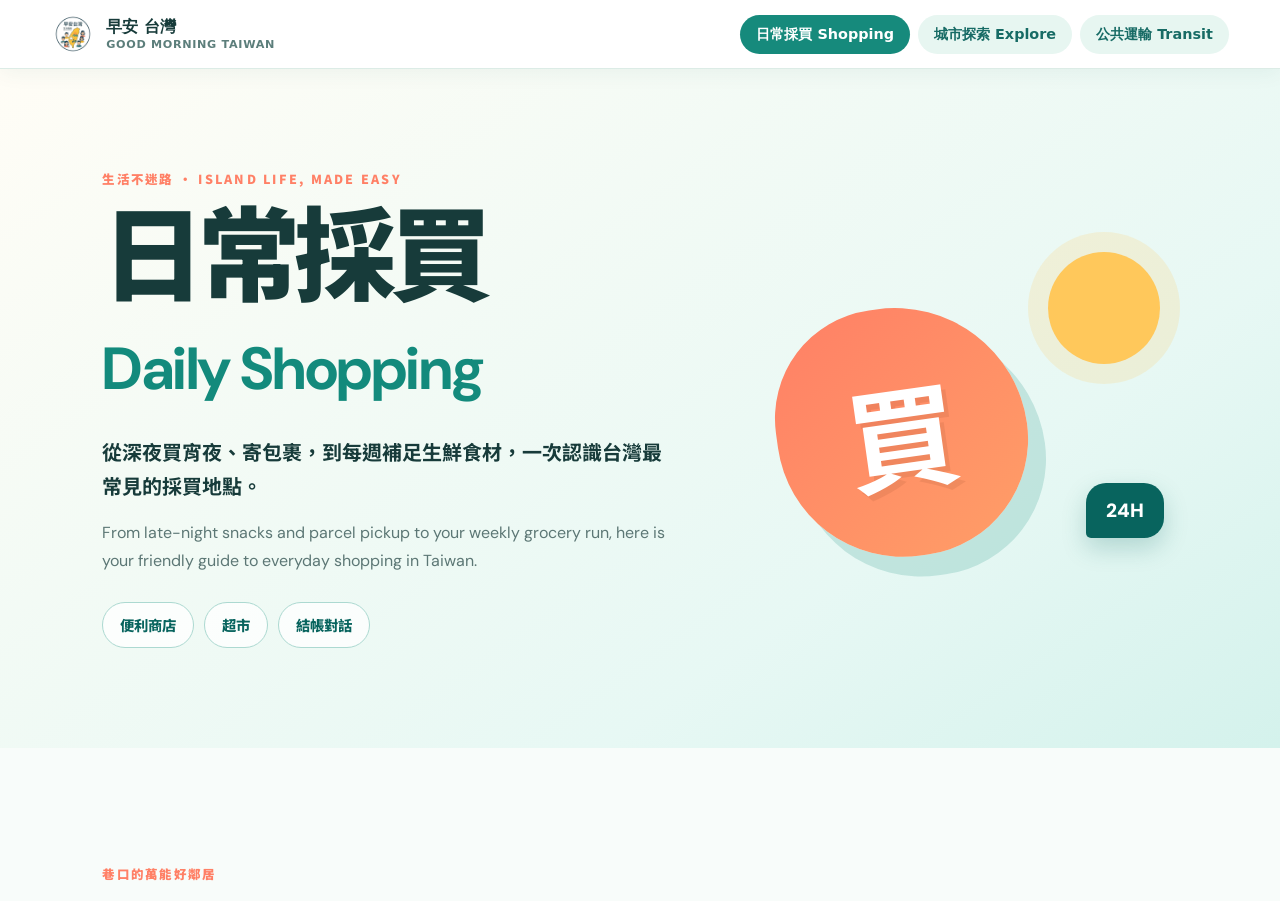
<file: index.html>
<!doctype html>
<html lang="zh-Hant">
  <head>
    <meta charset="UTF-8" />
    <meta name="viewport" content="width=device-width,initial-scale=1.0" />
    <link rel="icon" type="image/png" href="logo.png" />
    <title>早安 台灣｜Good Morning Taiwan</title>
    <style>
      * {
        box-sizing: border-box;
      }
      html,
      body {
        height: 100%;
        margin: 0;
      }
      body {
        font-family: "Noto Sans TC", system-ui, sans-serif;
        background: #f6fbf9;
        color: #173b3a;
      }
      .shell {
        min-height: 100%;
        display: grid;
        grid-template-rows: auto 1fr;
      }
      .topbar {
        min-height: 68px;
        padding: 12px clamp(18px, 4vw, 52px);
        display: flex;
        align-items: center;
        justify-content: space-between;
        gap: 20px;
        background: #fff;
        border-bottom: 1px solid #dcece6;
        box-shadow: 0 4px 20px rgba(20, 87, 80, 0.06);
        position: relative;
        z-index: 2;
      }
      .brand {
        display: flex;
        align-items: center;
        gap: 11px;
        font-weight: 900;
      }
      .brand-mark {
        width: 44px;
        height: 44px;
        display: block;
        flex: none;
        object-fit: contain;
      }
      .brand small {
        display: block;
        color: #5c7e7b;
        font-size: 0.7rem;
        letter-spacing: 0.06em;
      }
      nav {
        display: flex;
        gap: 8px;
        flex-wrap: wrap;
        justify-content: flex-end;
      }
      .nav-link {
        border: 0;
        border-radius: 999px;
        padding: 10px 16px;
        color: #176b65;
        background: #e7f6f1;
        font: inherit;
        font-size: 0.9rem;
        font-weight: 800;
        cursor: pointer;
      }
      .nav-link[aria-current="page"] {
        color: #fff;
        background: #168a7c;
      }
      .page-frame {
        width: 100%;
        height: 100%;
        min-height: calc(100vh - 68px);
        border: 0;
        display: block;
      }
      @media (max-width: 700px) {
        .topbar {
          align-items: flex-start;
        }
        .brand small {
          display: none;
        }
        .nav-link {
          padding: 8px 11px;
          font-size: 0.76rem;
        }
        .page-frame {
          min-height: calc(100vh - 68px);
        }
      }

      .menu-toggle,
      .menu-close,
      .menu-heading {
        display: none;
      }
      .menu-toggle {
        width: 46px;
        height: 46px;
        padding: 11px;
        border: 0;
        border-radius: 14px;
        background: #e7f6f1;
        cursor: pointer;
      }
      .menu-toggle span {
        width: 100%;
        height: 3px;
        display: block;
        border-radius: 999px;
        background: #176b65;
      }
      .menu-toggle span + span {
        margin-top: 5px;
      }
      @media (max-width: 700px) {
        .topbar {
          align-items: center;
        }
        .menu-toggle {
          display: block;
          flex: none;
        }
        #page-navigation {
          position: fixed;
          inset: 0;
          z-index: 1000;
          padding: 24px;
          display: flex;
          flex-direction: column;
          align-items: stretch;
          justify-content: center;
          gap: 14px;
          overflow-y: auto;
          background: rgba(231, 246, 241, 0.46);
          -webkit-backdrop-filter: blur(18px) saturate(120%);
          backdrop-filter: blur(18px) saturate(120%);
          visibility: hidden;
          opacity: 0;
          transform: translateY(-12px);
          pointer-events: none;
          transition:
            opacity 180ms ease,
            transform 180ms ease,
            visibility 180ms;
        }
        #page-navigation::before {
          content: "";
          position: absolute;
          inset: 0;
          z-index: -1;
          pointer-events: none;
          opacity: 0.11;
          background-image: url("data:image/svg+xml,%3Csvg viewBox='0 0 180 180' xmlns='http://www.w3.org/2000/svg'%3E%3Cfilter id='noise'%3E%3CfeTurbulence type='fractalNoise' baseFrequency='.85' numOctaves='3' stitchTiles='stitch'/%3E%3C/filter%3E%3Crect width='100%25' height='100%25' filter='url(%23noise)' opacity='.55'/%3E%3C/svg%3E");
          mix-blend-mode: soft-light;
        }
        body.menu-open {
          overflow: hidden;
        }
        body.menu-open #page-navigation {
          visibility: visible;
          opacity: 1;
          transform: translateY(0);
          pointer-events: auto;
        }
        .menu-heading {
          width: min(100%, 560px);
          margin: 0 auto 22px;
          display: flex;
          align-items: center;
          justify-content: space-between;
          gap: 20px;
        }
        .menu-heading span {
          display: block;
          font-size: clamp(2rem, 10vw, 3.5rem);
          font-weight: 900;
          line-height: 1.1;
        }
        .menu-heading small {
          color: #5c7e7b;
          font-weight: 800;
          letter-spacing: 0.12em;
        }
        .menu-close {
          width: 48px;
          height: 48px;
          display: grid;
          place-items: center;
          flex: none;
          border: 1px solid #b8ded5;
          border-radius: 50%;
          color: #176b65;
          background: #fff;
          font:
            400 2rem/1 system-ui,
            sans-serif;
          cursor: pointer;
        }
        #page-navigation .nav-link {
          width: min(100%, 560px);
          margin: 0 auto;
          padding: 18px 22px;
          border-radius: 18px;
          font-size: clamp(1.05rem, 5vw, 1.35rem);
          text-align: left;
        }
      }
      @media (prefers-reduced-motion: reduce) {
        #page-navigation {
          transition: none;
        }
      }
    </style>
  </head>
  <body>
    <div class="shell">
      <header class="topbar">
        <div class="brand">
          <img class="brand-mark" src="logo.png" alt="早安 台灣 Logo" /><span
            >早安 台灣<small>GOOD MORNING TAIWAN</small></span
          >
        </div>
        <button
          class="menu-toggle"
          type="button"
          aria-label="開啟頁面選單"
          aria-controls="page-navigation"
          aria-expanded="false"
        >
          <span></span><span></span><span></span>
        </button>
        <nav id="page-navigation" aria-label="主要導覽" aria-hidden="true">
          <div class="menu-heading">
            <div><span>選擇頁面</span><small>CHOOSE A PAGE</small></div>
            <button class="menu-close" type="button" aria-label="關閉頁面選單">
              ×
            </button>
          </div>
          <button
            class="nav-link"
            data-page="Daily_Shopping/index.html"
            data-title="日常採買 Daily Shopping"
            aria-current="page"
          >
            日常採買 Shopping</button
          ><button
            class="nav-link"
            data-page="City_Exploration/index.html"
            data-title="城市探索 City Exploration"
          >
            城市探索 Explore</button
          ><button
            class="nav-link"
            data-page="Public_Transport/index.html"
            data-title="公共運輸 Public Transport"
          >
            公共運輸 Transit
          </button>
        </nav>
      </header>
      <main>
        <iframe
          id="page-frame"
          class="page-frame"
          src="Daily_Shopping/index.html"
          title="日常採買 Daily Shopping"
        ></iframe>
      </main>
    </div>
    <script src="main.js"></script>
  </body>
</html>
</file>
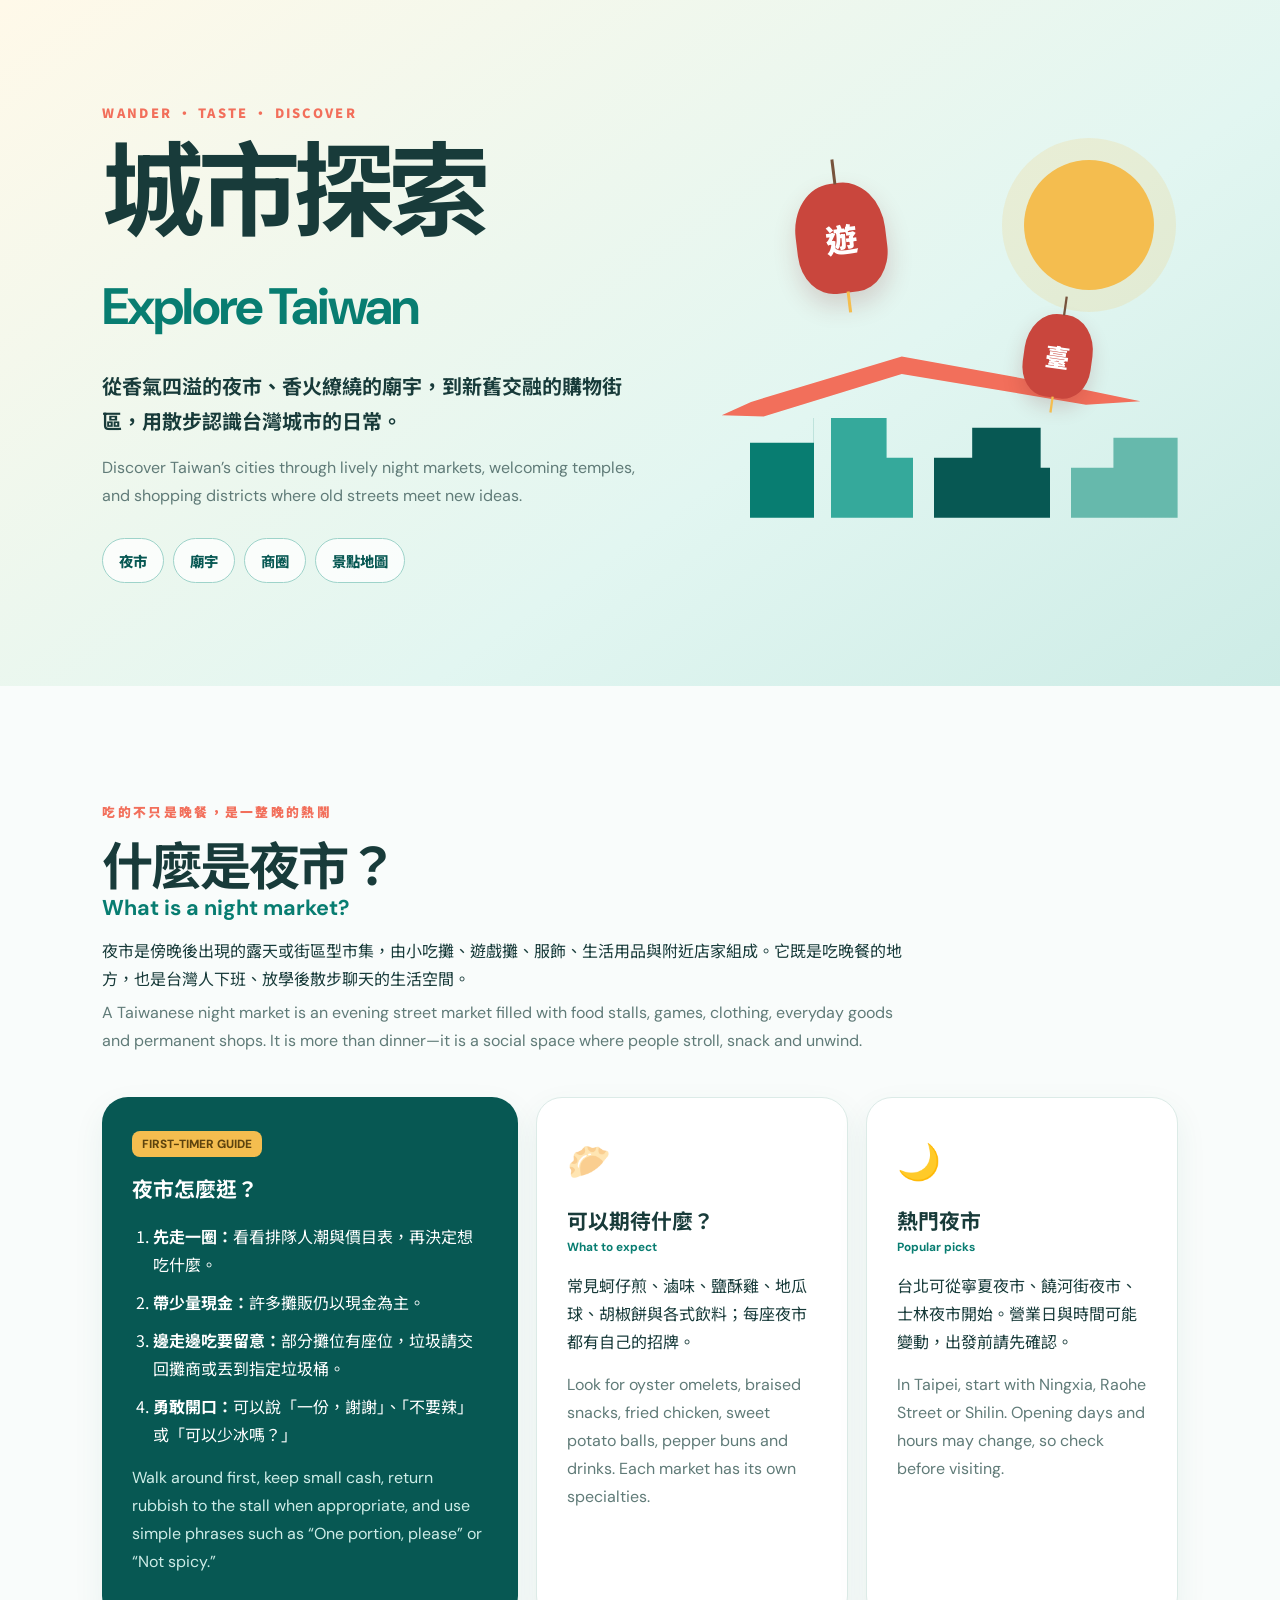
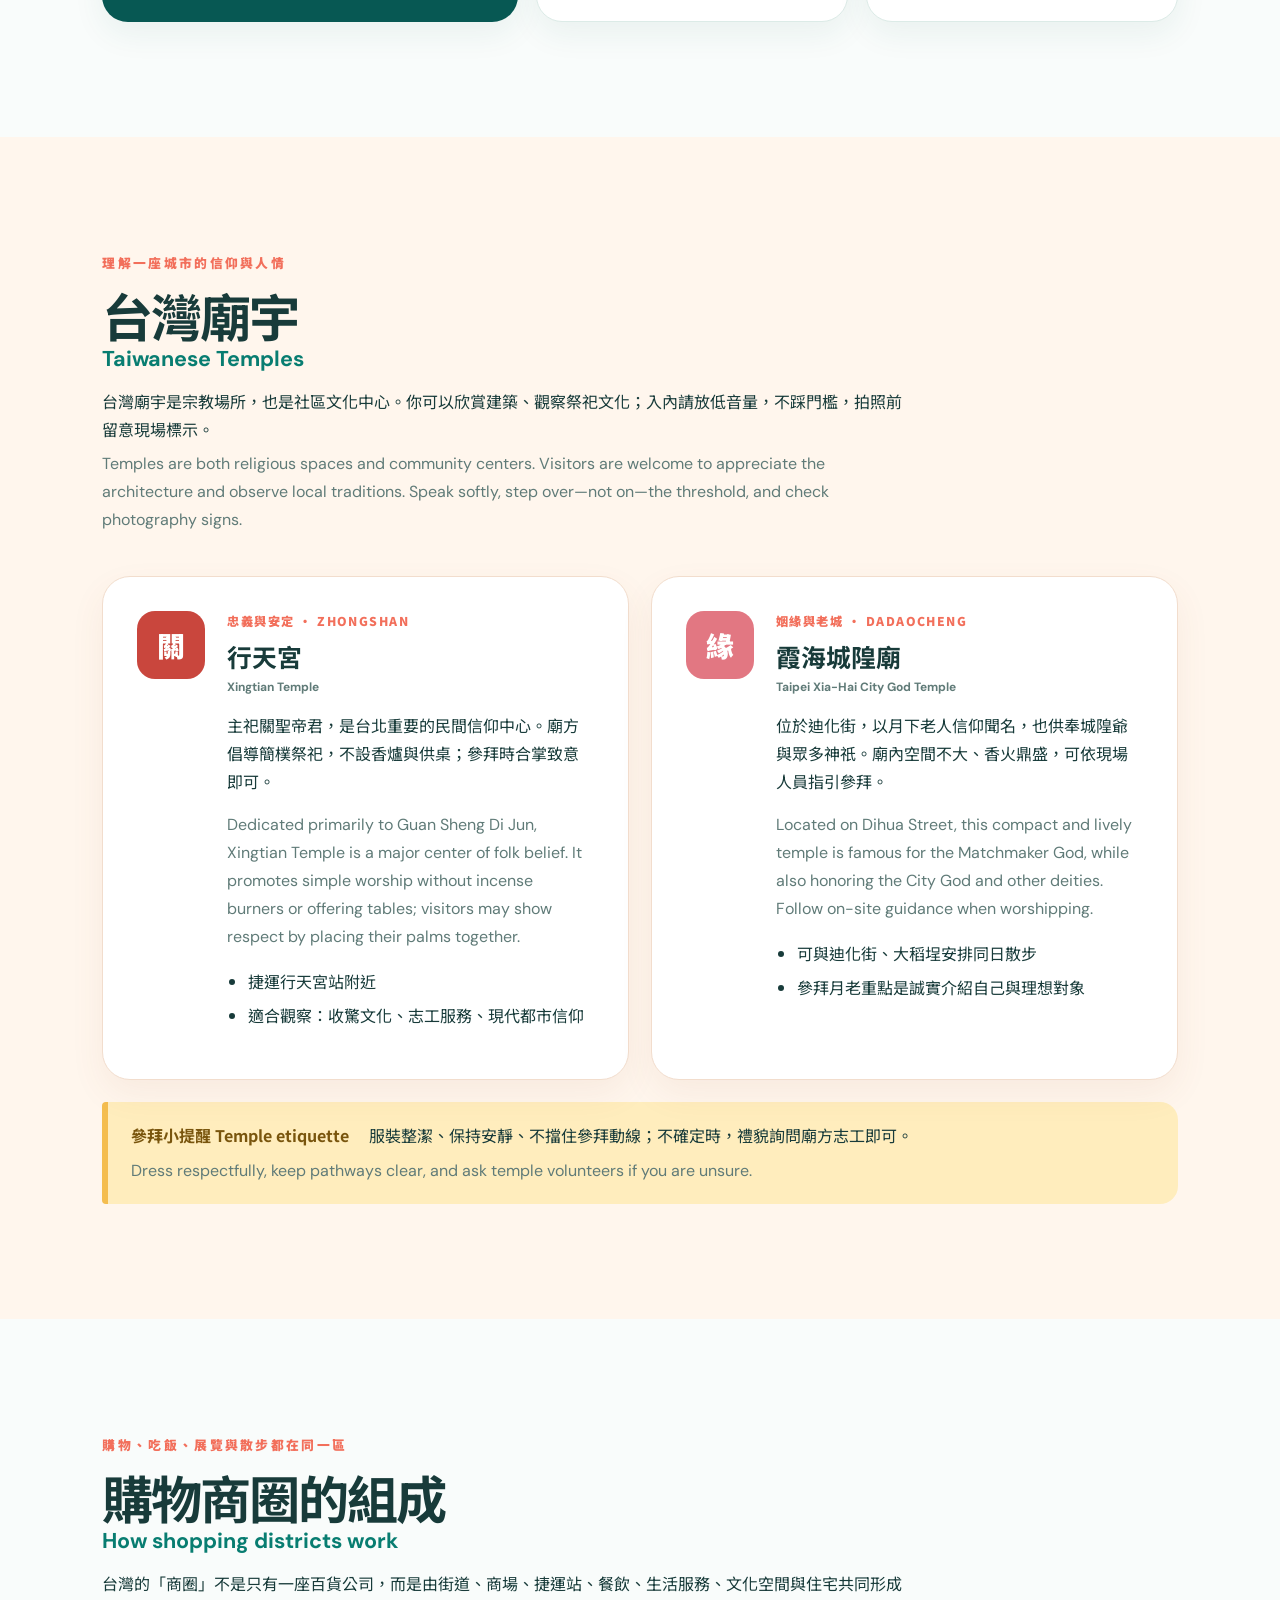
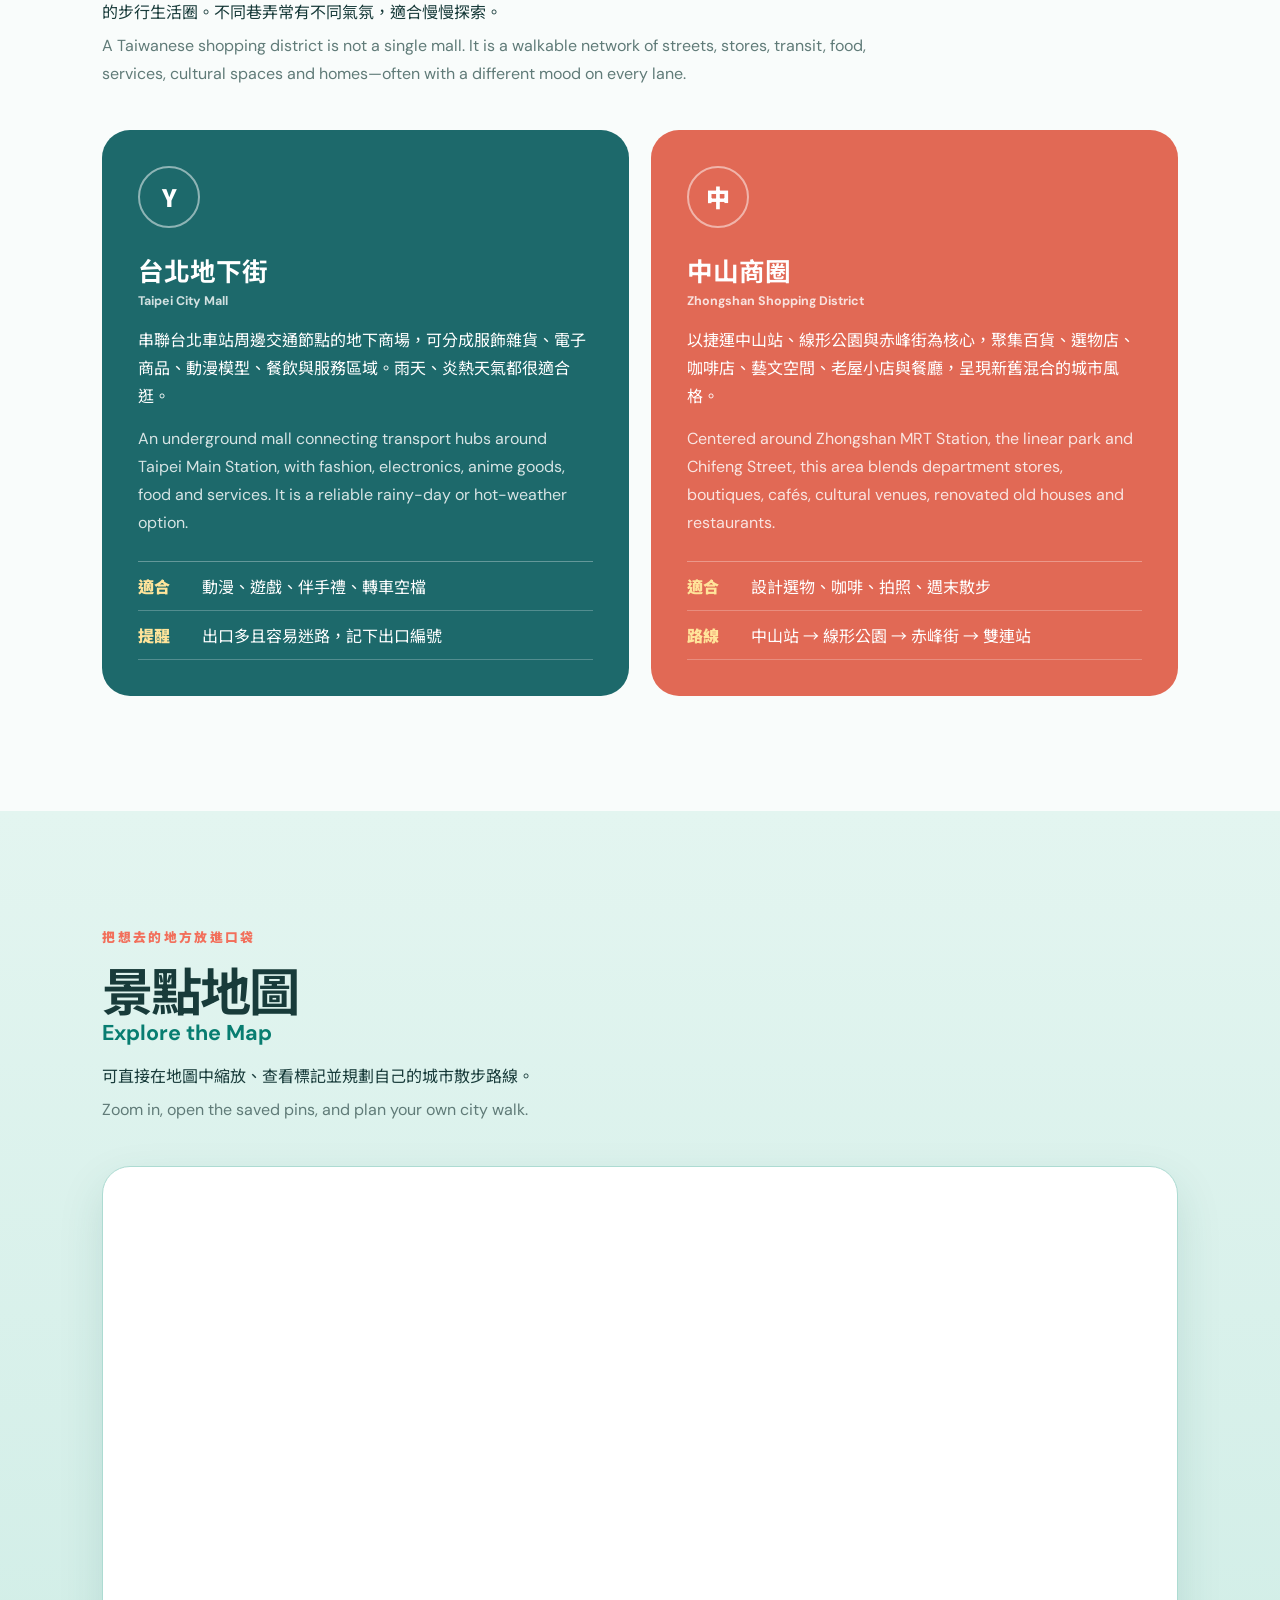
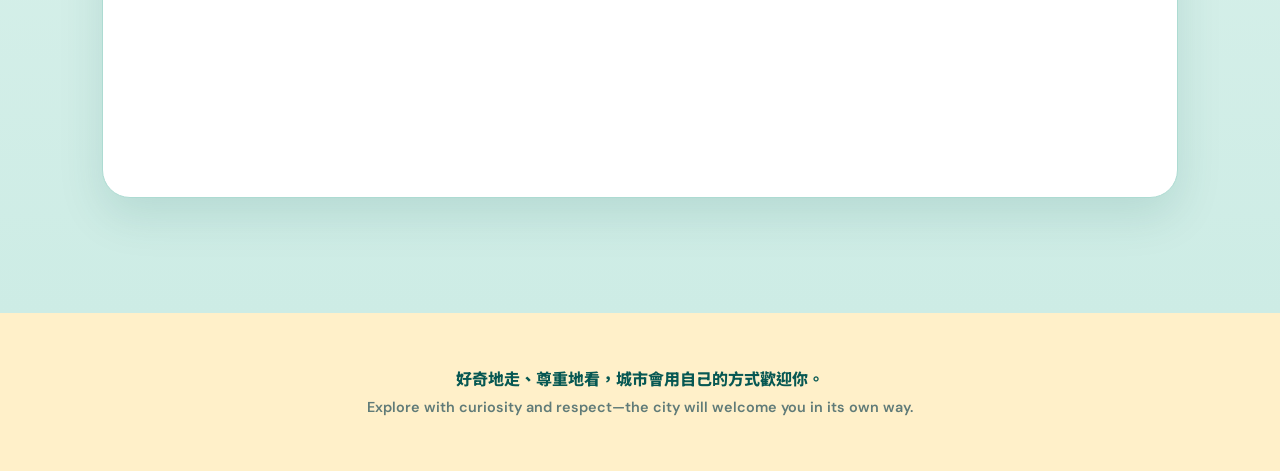
<file: City_Exploration/index.html>
﻿<!doctype html>
<html lang="zh-Hant">
  <head>
    <meta charset="UTF-8" />
    <meta name="viewport" content="width=device-width,initial-scale=1.0" />
    <link rel="icon" type="image/png" href="../logo.png" />
    <meta
      name="description"
      content="給來台留學生的台灣景點、夜市、廟宇與購物商圈雙語指南"
    />
    <title>城市探索｜Explore Taiwan</title>
    <link rel="stylesheet" href="styles.css" />
  </head>
  <body>
    <main>
      <section class="hero">
        <div class="hero-copy">
          <p class="eyebrow">WANDER · TASTE · DISCOVER</p>
          <h1>城市探索<br /><span>Explore Taiwan</span></h1>
          <p class="lead">
            從香氣四溢的夜市、香火繚繞的廟宇，到新舊交融的購物街區，用散步認識台灣城市的日常。
          </p>
          <p class="en">
            Discover Taiwan’s cities through lively night markets, welcoming
            temples, and shopping districts where old streets meet new ideas.
          </p>
          <nav class="jump" aria-label="頁面快速導覽">
            <a href="#night-markets">夜市</a><a href="#temples">廟宇</a
            ><a href="#districts">商圈</a><a href="#map">景點地圖</a>
          </nav>
        </div>
        <div class="hero-scene" aria-hidden="true">
          <div class="moon"></div>
          <div class="lantern l1">遊</div>
          <div class="lantern l2">臺</div>
          <div class="roof"></div>
          <div class="city"></div>
        </div>
      </section>
      <section id="night-markets">
        <header>
          <p class="kicker">吃的不只是晚餐，是一整晚的熱鬧</p>
          <h2>什麼是夜市？<small>What is a night market?</small></h2>
          <p>
            夜市是傍晚後出現的露天或街區型市集，由小吃攤、遊戲攤、服飾、生活用品與附近店家組成。它既是吃晚餐的地方，也是台灣人下班、放學後散步聊天的生活空間。
          </p>
          <p class="en">
            A Taiwanese night market is an evening street market filled with
            food stalls, games, clothing, everyday goods and permanent shops. It
            is more than dinner—it is a social space where people stroll, snack
            and unwind.
          </p>
        </header>
        <div class="market-layout">
          <div class="market-card feature">
            <span class="tag">FIRST-TIMER GUIDE</span>
            <h3>夜市怎麼逛？</h3>
            <ol>
              <li><b>先走一圈：</b>看看排隊人潮與價目表，再決定想吃什麼。</li>
              <li><b>帶少量現金：</b>許多攤販仍以現金為主。</li>
              <li>
                <b>邊走邊吃要留意：</b
                >部分攤位有座位，垃圾請交回攤商或丟到指定垃圾桶。
              </li>
              <li>
                <b>勇敢開口：</b
                >可以說「一份，謝謝」、「不要辣」或「可以少冰嗎？」
              </li>
            </ol>
            <p class="en">
              Walk around first, keep small cash, return rubbish to the stall
              when appropriate, and use simple phrases such as “One portion,
              please” or “Not spicy.”
            </p>
          </div>
          <div class="market-card">
            <span class="icon">🥟</span>
            <h3>可以期待什麼？<small>What to expect</small></h3>
            <p>
              常見蚵仔煎、滷味、鹽酥雞、地瓜球、胡椒餅與各式飲料；每座夜市都有自己的招牌。
            </p>
            <p class="en">
              Look for oyster omelets, braised snacks, fried chicken, sweet
              potato balls, pepper buns and drinks. Each market has its own
              specialties.
            </p>
          </div>
          <div class="market-card">
            <span class="icon">🌙</span>
            <h3>熱門夜市<small>Popular picks</small></h3>
            <p>
              台北可從寧夏夜市、饒河街夜市、士林夜市開始。營業日與時間可能變動，出發前請先確認。
            </p>
            <p class="en">
              In Taipei, start with Ningxia, Raohe Street or Shilin. Opening
              days and hours may change, so check before visiting.
            </p>
          </div>
        </div>
      </section>
      <section id="temples" class="temples">
        <header>
          <p class="kicker">理解一座城市的信仰與人情</p>
          <h2>台灣廟宇<small>Taiwanese Temples</small></h2>
          <p>
            台灣廟宇是宗教場所，也是社區文化中心。你可以欣賞建築、觀察祭祀文化；入內請放低音量，不踩門檻，拍照前留意現場標示。
          </p>
          <p class="en">
            Temples are both religious spaces and community centers. Visitors
            are welcome to appreciate the architecture and observe local
            traditions. Speak softly, step over—not on—the threshold, and check
            photography signs.
          </p>
        </header>
        <div class="place-grid">
          <article>
            <div class="place-no">關</div>
            <div>
              <p class="label">忠義與安定 · ZHONGSHAN</p>
              <h3>行天宮 <small>Xingtian Temple</small></h3>
              <p>
                主祀關聖帝君，是台北重要的民間信仰中心。廟方倡導簡樸祭祀，不設香爐與供桌；參拜時合掌致意即可。
              </p>
              <p class="en">
                Dedicated primarily to Guan Sheng Di Jun, Xingtian Temple is a
                major center of folk belief. It promotes simple worship without
                incense burners or offering tables; visitors may show respect by
                placing their palms together.
              </p>
              <ul>
                <li>捷運行天宮站附近</li>
                <li>適合觀察：收驚文化、志工服務、現代都市信仰</li>
              </ul>
            </div>
          </article>
          <article>
            <div class="place-no pink">緣</div>
            <div>
              <p class="label">姻緣與老城 · DADAOCHENG</p>
              <h3>霞海城隍廟 <small>Taipei Xia-Hai City God Temple</small></h3>
              <p>
                位於迪化街，以月下老人信仰聞名，也供奉城隍爺與眾多神祇。廟內空間不大、香火鼎盛，可依現場人員指引參拜。
              </p>
              <p class="en">
                Located on Dihua Street, this compact and lively temple is
                famous for the Matchmaker God, while also honoring the City God
                and other deities. Follow on-site guidance when worshipping.
              </p>
              <ul>
                <li>可與迪化街、大稻埕安排同日散步</li>
                <li>參拜月老重點是誠實介紹自己與理想對象</li>
              </ul>
            </div>
          </article>
        </div>
        <aside>
          <strong>參拜小提醒 Temple etiquette</strong
          ><span
            >服裝整潔、保持安靜、不擋住參拜動線；不確定時，禮貌詢問廟方志工即可。</span
          ><span class="en"
            >Dress respectfully, keep pathways clear, and ask temple volunteers
            if you are unsure.</span
          >
        </aside>
      </section>
      <section id="districts">
        <header>
          <p class="kicker">購物、吃飯、展覽與散步都在同一區</p>
          <h2>購物商圈的組成<small>How shopping districts work</small></h2>
          <p>
            台灣的「商圈」不是只有一座百貨公司，而是由街道、商場、捷運站、餐飲、生活服務、文化空間與住宅共同形成的步行生活圈。不同巷弄常有不同氣氛，適合慢慢探索。
          </p>
          <p class="en">
            A Taiwanese shopping district is not a single mall. It is a walkable
            network of streets, stores, transit, food, services, cultural spaces
            and homes—often with a different mood on every lane.
          </p>
        </header>
        <div class="district-grid">
          <article class="underground">
            <div class="badge">Y</div>
            <h3>台北地下街<small>Taipei City Mall</small></h3>
            <p>
              串聯台北車站周邊交通節點的地下商場，可分成服飾雜貨、電子商品、動漫模型、餐飲與服務區域。雨天、炎熱天氣都很適合逛。
            </p>
            <p class="en">
              An underground mall connecting transport hubs around Taipei Main
              Station, with fashion, electronics, anime goods, food and
              services. It is a reliable rainy-day or hot-weather option.
            </p>
            <dl>
              <div>
                <dt>適合</dt>
                <dd>動漫、遊戲、伴手禮、轉車空檔</dd>
              </div>
              <div>
                <dt>提醒</dt>
                <dd>出口多且容易迷路，記下出口編號</dd>
              </div>
            </dl>
          </article>
          <article class="zhongshan">
            <div class="badge">中</div>
            <h3>中山商圈<small>Zhongshan Shopping District</small></h3>
            <p>
              以捷運中山站、線形公園與赤峰街為核心，聚集百貨、選物店、咖啡店、藝文空間、老屋小店與餐廳，呈現新舊混合的城市風格。
            </p>
            <p class="en">
              Centered around Zhongshan MRT Station, the linear park and Chifeng
              Street, this area blends department stores, boutiques, cafés,
              cultural venues, renovated old houses and restaurants.
            </p>
            <dl>
              <div>
                <dt>適合</dt>
                <dd>設計選物、咖啡、拍照、週末散步</dd>
              </div>
              <div>
                <dt>路線</dt>
                <dd>中山站 → 線形公園 → 赤峰街 → 雙連站</dd>
              </div>
            </dl>
          </article>
        </div>
      </section>
      <section id="map" class="map-section">
        <header>
          <p class="kicker">把想去的地方放進口袋</p>
          <h2>景點地圖<small>Explore the Map</small></h2>
          <p>可直接在地圖中縮放、查看標記並規劃自己的城市散步路線。</p>
          <p class="en">
            Zoom in, open the saved pins, and plan your own city walk.
          </p>
        </header>
        <div class="map-wrap">
          <iframe
            src="https://www.google.com/maps/d/u/0/embed?mid=1yMwLqLn3pTXGJel1ivY7F6YJiVPNjJY&ehbc=2E312F&noprof=1"
            width="640"
            height="480"
            loading="lazy"
            title="台灣觀光景點、夜市、廟宇與購物商圈地圖"
            referrerpolicy="no-referrer-when-downgrade"
          ></iframe>
        </div>
      </section>
    </main>
    <footer>
      <p>好奇地走、尊重地看，城市會用自己的方式歡迎你。</p>
      <p class="en">
        Explore with curiosity and respect—the city will welcome you in its own
        way.
      </p>
    </footer>
  </body>
</html>
</file>
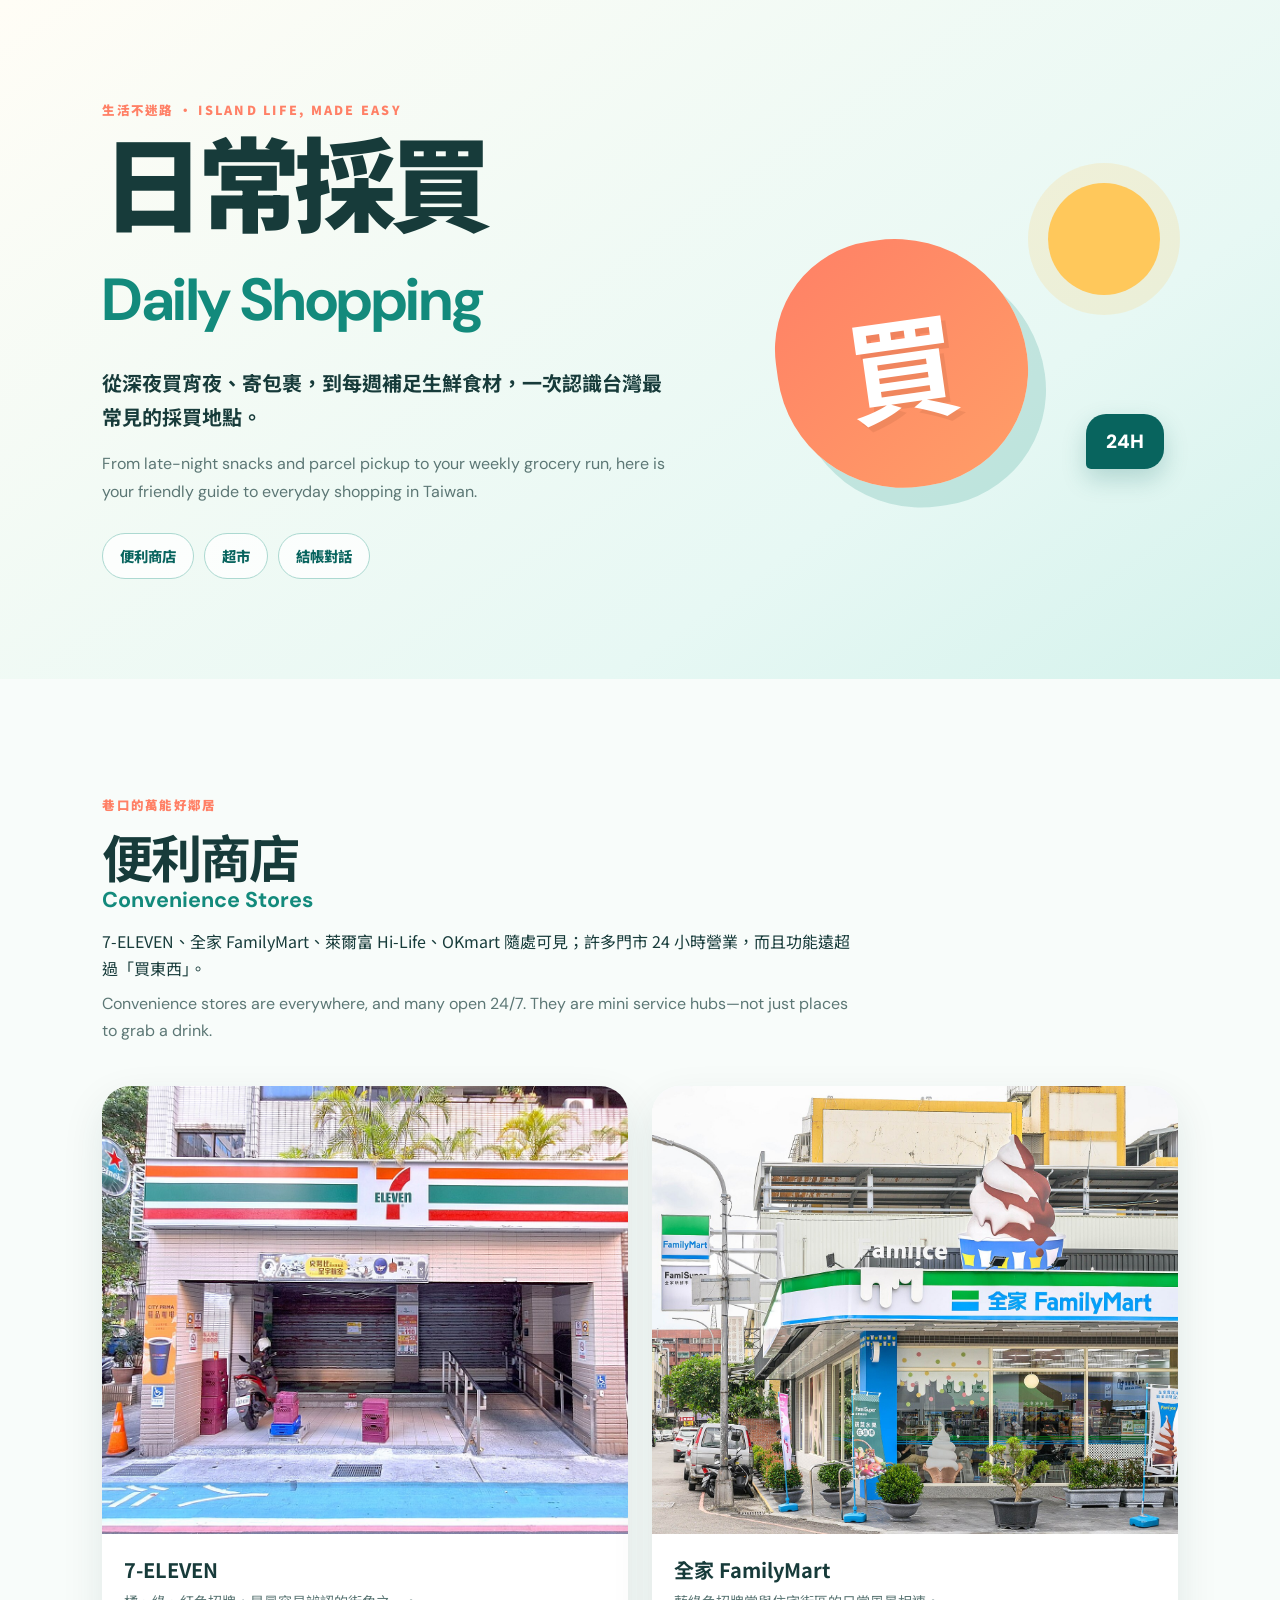
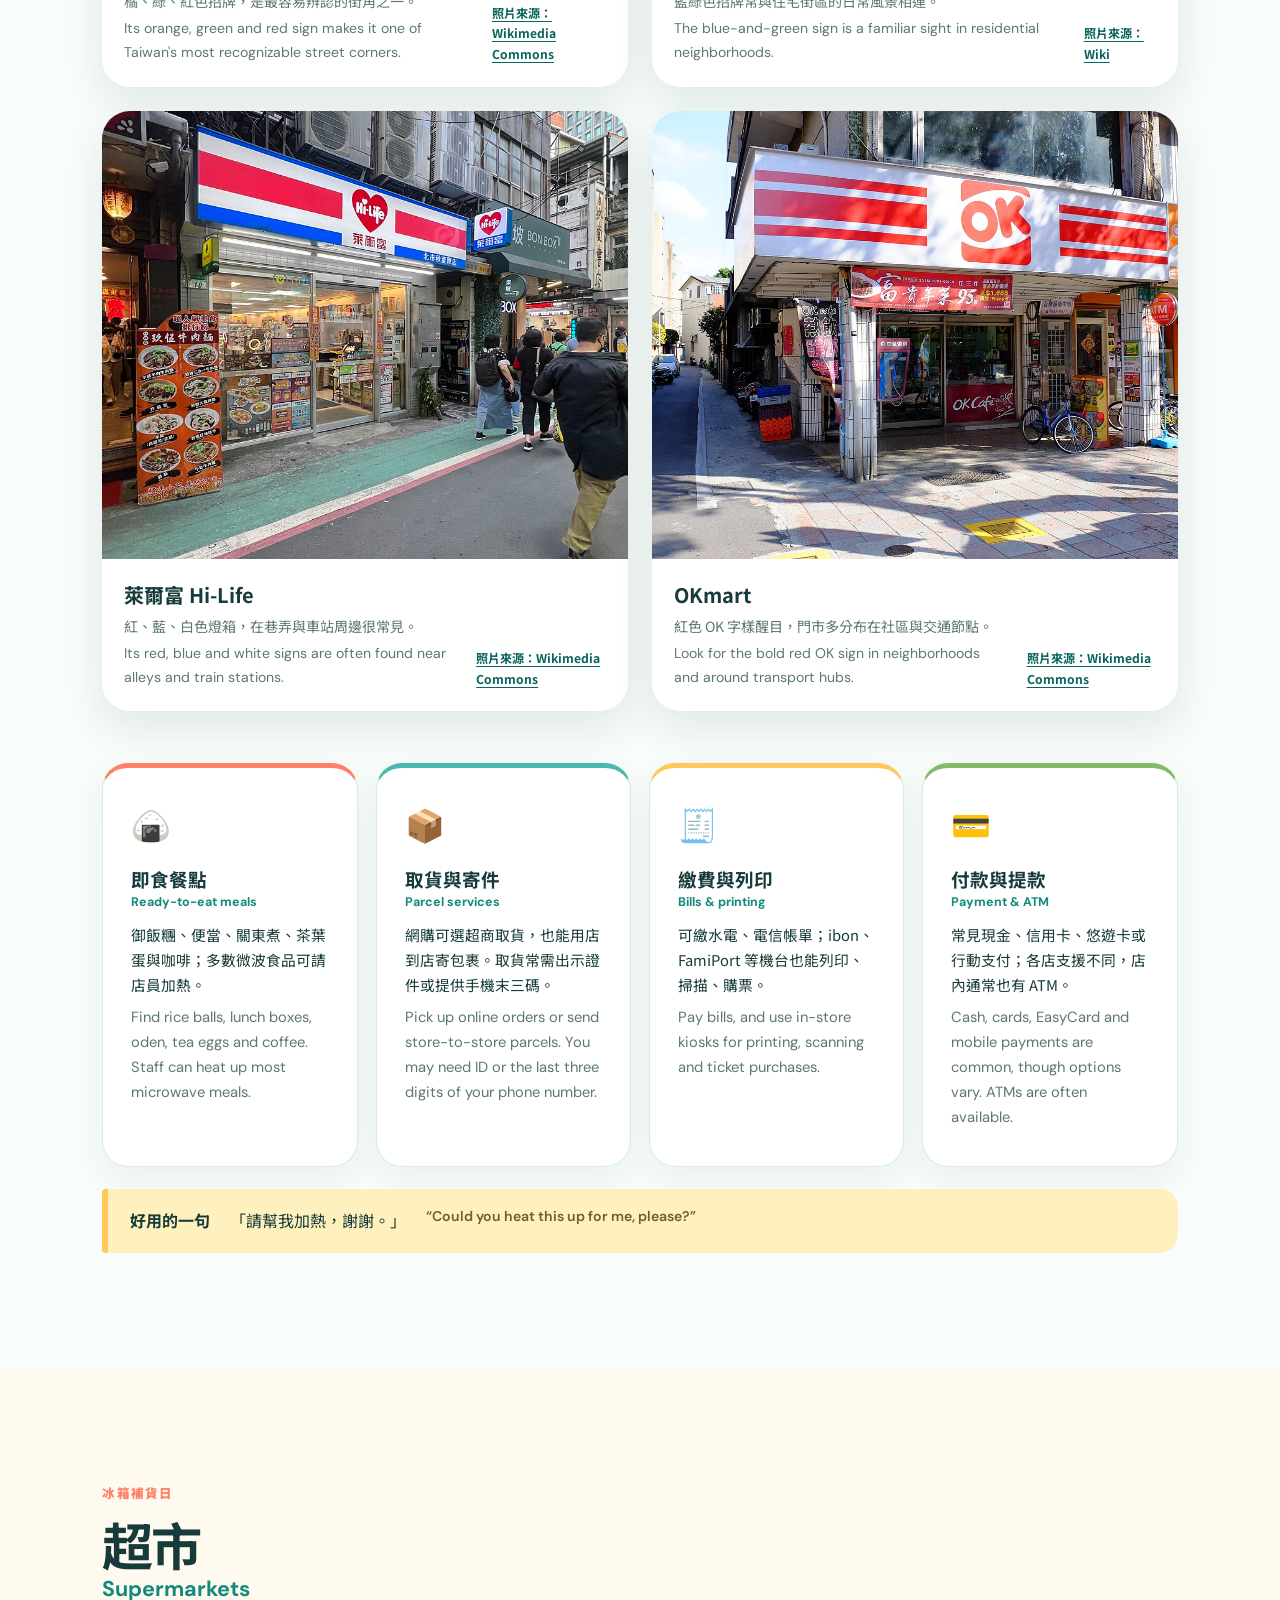
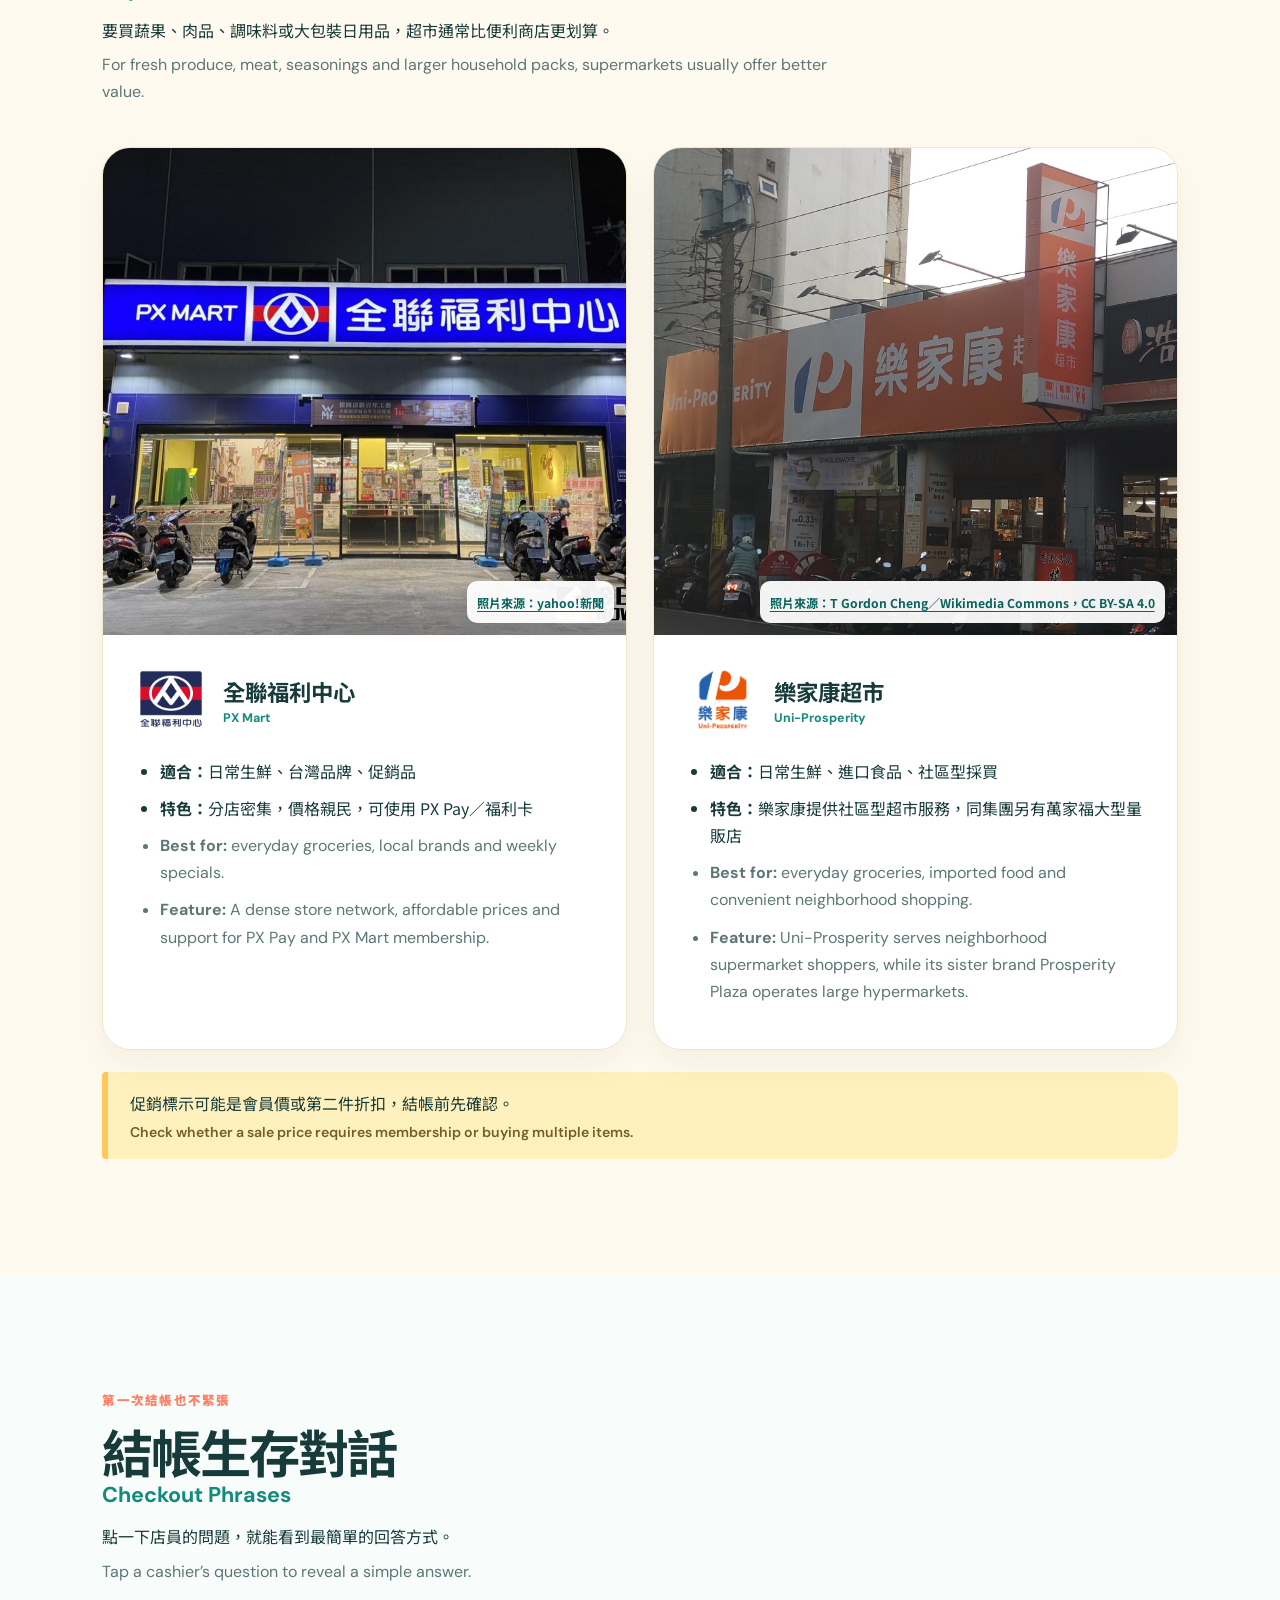
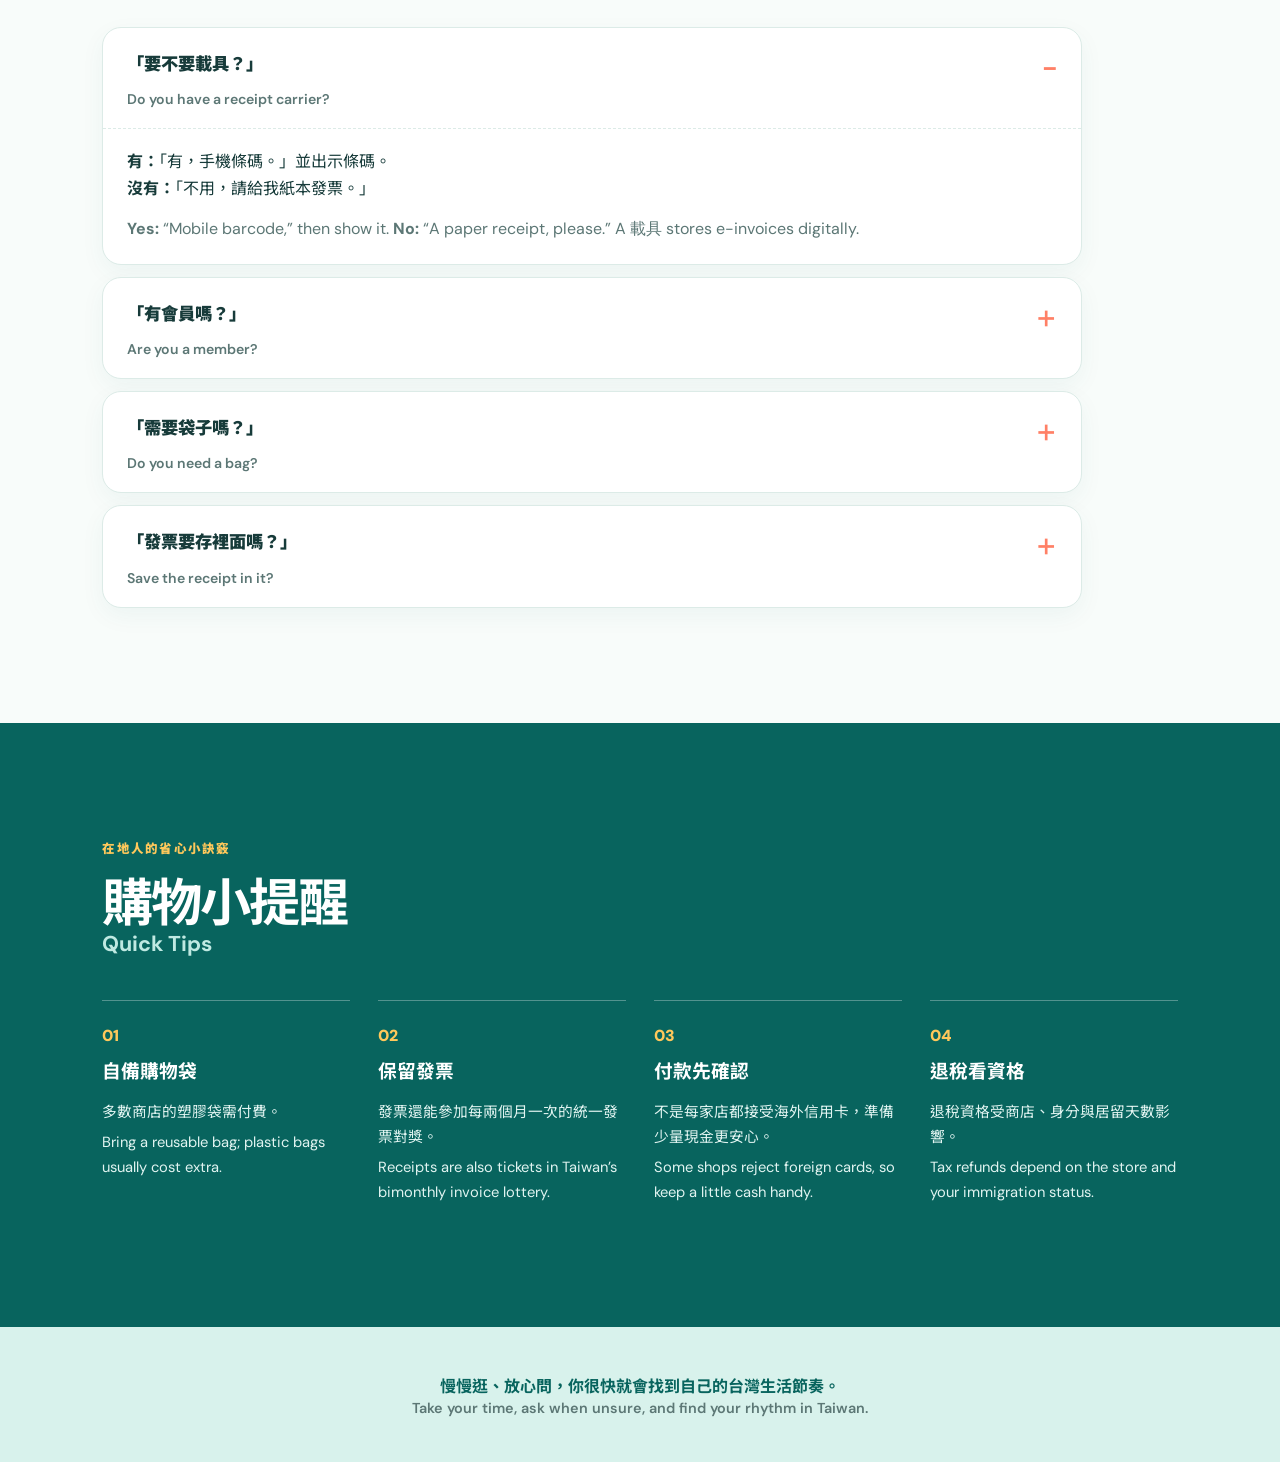
<file: Daily_Shopping/index.html>
<!doctype html>
<html lang="zh-Hant">
  <head>
    <meta charset="UTF-8" />
    <meta name="viewport" content="width=device-width,initial-scale=1.0" />
    <link rel="icon" type="image/png" href="../logo.png" />
    <meta
      name="description"
      content="台灣便利商店、全聯與樂家康的中英雙語購物指南"
    />
    <title>日常採買｜Daily Shopping</title>
    <link rel="stylesheet" href="styles.css" />
  </head>
  <body>
    <main>
      <section class="hero">
        <div>
          <p class="eyebrow">生活不迷路 · ISLAND LIFE, MADE EASY</p>
          <h1>日常採買<br /><span>Daily Shopping</span></h1>
          <p class="lead">
            從深夜買宵夜、寄包裹，到每週補足生鮮食材，一次認識台灣最常見的採買地點。
          </p>
          <p class="en">
            From late-night snacks and parcel pickup to your weekly grocery run,
            here is your friendly guide to everyday shopping in Taiwan.
          </p>
          <div class="quick">
            <a href="#cvs">便利商店</a><a href="#markets">超市</a
            ><a href="#phrases">結帳對話</a>
          </div>
        </div>
        <div class="art" aria-hidden="true"><i></i><b>買</b><em>24H</em></div>
      </section>
      <section id="cvs">
        <header>
          <p class="kicker">巷口的萬能好鄰居</p>
          <h2>便利商店 <small>Convenience Stores</small></h2>
          <p>
            7-ELEVEN、全家 FamilyMart、萊爾富 Hi-Life、OKmart 隨處可見；許多門市
            24 小時營業，而且功能遠超過「買東西」。
          </p>
          <p class="en">
            Convenience stores are everywhere, and many open 24/7. They are mini
            service hubs—not just places to grab a drink.
          </p>
        </header>
        <div class="store-gallery">
          <figure class="store-photo">
            <img
              src="images/7-eleven.jpg"
              alt="7-ELEVEN 門市外觀"
              loading="lazy"
            />
            <figcaption>
              <div>
                <strong>7-ELEVEN</strong
                ><span>橘、綠、紅色招牌，是最容易辨認的街角之一。</span
                ><span class="en"
                  >Its orange, green and red sign makes it one of Taiwan's most
                  recognizable street corners.</span
                >
              </div>
              <a
                href="https://commons.wikimedia.org/wiki/File:7-Eleven_Nanjing_Store_front_view_20240214.jpg"
                target="_blank"
                rel="noopener"
                >照片來源：Wikimedia Commons</a
              >
            </figcaption>
          </figure>
          <figure class="store-photo">
            <img
              src="images/familymart.jpg"
              alt="全家便利商店門市"
              loading="lazy"
            />
            <figcaption>
              <div>
                <strong>全家 FamilyMart</strong
                ><span>藍綠色招牌常與住宅街區的日常風景相連。</span
                ><span class="en"
                  >The blue-and-green sign is a familiar sight in residential
                  neighborhoods.</span
                >
              </div>
              <a
                href="https://thumb.wikimedia.org/wikipedia/commons/thumb/d/d9/Fami%21ce%E9%9C%9C%E6%B7%87%E6%B7%8B%E9%AB%94%E9%A9%97%E5%BA%97%EF%BC%9A%E5%85%A8%E5%AE%B6%E5%8F%B0%E4%B8%AD%E6%B0%B8%E5%AE%9A%E5%BA%97.jpg/1920px-Fami%21ce%E9%9C%9C%E6%B7%87%E6%B7%8B%E9%AB%94%E9%A9%97%E5%BA%97%EF%BC%9A%E5%85%A8%E5%AE%B6%E5%8F%B0%E4%B8%AD%E6%B0%B8%E5%AE%9A%E5%BA%97.jpg?utm_source=zh.wikipedia.org&utm_campaign=imageinfo&utm_content=thumbnail"
                target="_blank"
                rel="noopener"
                >照片來源：Wiki</a
              >
            </figcaption>
          </figure>
          <figure class="store-photo">
            <img src="images/hilife.jpg" alt="萊爾富門市外觀" loading="lazy" />
            <figcaption>
              <div>
                <strong>萊爾富 Hi-Life</strong
                ><span>紅、藍、白色燈箱，在巷弄與車站周邊很常見。</span
                ><span class="en"
                  >Its red, blue and white signs are often found near alleys and
                  train stations.</span
                >
              </div>
              <a
                href="https://commons.wikimedia.org/wiki/File:Hi-Life_Taipei_Akihabara_Store_20221118.jpg"
                target="_blank"
                rel="noopener"
                >照片來源：Wikimedia Commons</a
              >
            </figcaption>
          </figure>
          <figure class="store-photo">
            <img src="images/okmart.jpg" alt="OKmart 門市外觀" loading="lazy" />
            <figcaption>
              <div>
                <strong>OKmart</strong
                ><span>紅色 OK 字樣醒目，門市多分布在社區與交通節點。</span
                ><span class="en"
                  >Look for the bold red OK sign in neighborhoods and around
                  transport hubs.</span
                >
              </div>
              <a
                href="https://commons.wikimedia.org/wiki/File:OK_Mart_Fulin_Store_20150102.jpg"
                target="_blank"
                rel="noopener"
                >照片來源：Wikimedia Commons</a
              >
            </figcaption>
          </figure>
        </div>
        <div class="cards">
          <article>
            <span>🍙</span>
            <h3>即食餐點 <small>Ready-to-eat meals</small></h3>
            <p>
              御飯糰、便當、關東煮、茶葉蛋與咖啡；多數微波食品可請店員加熱。
            </p>
            <p class="en">
              Find rice balls, lunch boxes, oden, tea eggs and coffee. Staff can
              heat up most microwave meals.
            </p>
          </article>
          <article>
            <span>📦</span>
            <h3>取貨與寄件 <small>Parcel services</small></h3>
            <p>
              網購可選超商取貨，也能用店到店寄包裹。取貨常需出示證件或提供手機末三碼。
            </p>
            <p class="en">
              Pick up online orders or send store-to-store parcels. You may need
              ID or the last three digits of your phone number.
            </p>
          </article>
          <article>
            <span>🧾</span>
            <h3>繳費與列印 <small>Bills & printing</small></h3>
            <p>
              可繳水電、電信帳單；ibon、FamiPort 等機台也能列印、掃描、購票。
            </p>
            <p class="en">
              Pay bills, and use in-store kiosks for printing, scanning and
              ticket purchases.
            </p>
          </article>
          <article>
            <span>💳</span>
            <h3>付款與提款 <small>Payment & ATM</small></h3>
            <p>
              常見現金、信用卡、悠遊卡或行動支付；各店支援不同，店內通常也有
              ATM。
            </p>
            <p class="en">
              Cash, cards, EasyCard and mobile payments are common, though
              options vary. ATMs are often available.
            </p>
          </article>
        </div>
        <aside>
          <strong>好用的一句</strong>「請幫我加熱，謝謝。」<span
            >“Could you heat this up for me, please?”</span
          >
        </aside>
      </section>
      <section id="markets" class="tint">
        <header>
          <p class="kicker">冰箱補貨日</p>
          <h2>超市 <small>Supermarkets</small></h2>
          <p>
            要買蔬果、肉品、調味料或大包裝日用品，超市通常比便利商店更划算。
          </p>
          <p class="en">
            For fresh produce, meat, seasonings and larger household packs,
            supermarkets usually offer better value.
          </p>
        </header>
        <div class="stores">
          <article>
            <figure>
              <img
                src="images/pxmart.jpeg"
                alt="全聯福利中心門市外觀"
                loading="lazy"
              />
              <figcaption>
                <a
                  href="https://tw.news.yahoo.com/%E5%85%A8%E8%81%AF%E5%88%B0%E5%BA%95%E6%80%8E%E6%88%90%E5%8A%9F-%E8%87%B4%E5%8B%9D%E9%97%9C%E9%8D%B5%E5%A9%86%E5%AA%BD%E9%BB%9E%E9%A0%AD-234914792.html"
                  target="_blank"
                  rel="noopener"
                  >照片來源：yahoo!新聞</a
                >
              </figcaption>
            </figure>
            <div class="store-copy">
              <div class="store-head">
                <img
                class="place-no"
                src="images/pxmart_trademark.png"
                alt="全聯福利中心商標"
                loading="lazy"
                />
                <h3>全聯福利中心<small>PX Mart</small></h3>
              </div>
              <ul>
                <li><strong>適合：</strong>日常生鮮、台灣品牌、促銷品</li>
                <li>
                  <strong>特色：</strong>分店密集，價格親民，可使用 PX
                  Pay／福利卡
                </li>
                <li class="en">
                  <strong>Best for:</strong> everyday groceries, local brands
                  and weekly specials.
                </li>
                <li class="en">
                  <strong>Feature:</strong> A dense store network, affordable
                  prices and support for PX Pay and PX Mart membership.
                </li>
              </ul>
            </div>
          </article>
          <article>
            <figure>
              <img
                src="images/uni-prosperity.jpg"
                alt="樂家康超市新竹南大店的新招牌外觀"
                loading="lazy"
              />
              <figcaption>
                <a
                  href="https://commons.wikimedia.org/wiki/File:Uni-Prosperity_Market_%E6%96%B0%E7%AB%B9%E5%8D%97%E5%A4%A7%E5%BA%97_2026-11-16_(2).jpg"
                  target="_blank"
                  rel="noopener"
                  >照片來源：T Gordon Cheng／Wikimedia Commons，CC BY-SA 4.0</a
                >
              </figcaption>
            </figure>
            <div class="store-copy">
              <div class="store-head">
                <img
                class="place-no"
                src="images/uni-prosperity_trademark.jpg"
                alt="樂家康超市商標"
                loading="lazy"
                />
                <h3>樂家康超市<small>Uni-Prosperity</small></h3>
              </div>
              <ul>
                <li><strong>適合：</strong>日常生鮮、進口食品、社區型採買</li>
                <li>
                  <strong>特色：</strong
                  >樂家康提供社區型超市服務，同集團另有萬家福大型量販店
                </li>
                <li class="en">
                  <strong>Best for:</strong> everyday groceries, imported food
                  and convenient neighborhood shopping.
                </li>
                <li class="en">
                  <strong>Feature:</strong> Uni-Prosperity serves neighborhood
                  supermarket shoppers, while its sister brand Prosperity Plaza
                  operates large hypermarkets.
                </li>
              </ul>
            </div>
          </article>
        </div>
        <aside>
          促銷標示可能是會員價或第二件折扣，結帳前先確認。<span
            >Check whether a sale price requires membership or buying multiple
            items.</span
          >
        </aside>
      </section>
      <section id="phrases">
        <header>
          <p class="kicker">第一次結帳也不緊張</p>
          <h2>結帳生存對話 <small>Checkout Phrases</small></h2>
          <p>點一下店員的問題，就能看到最簡單的回答方式。</p>
          <p class="en">Tap a cashier’s question to reveal a simple answer.</p>
        </header>
        <div class="phrases">
          <details open>
            <summary>
              「要不要載具？」<small>Do you have a receipt carrier?</small>
            </summary>
            <div>
              <p>
                <strong>有：</strong>「有，手機條碼。」並出示條碼。<br /><strong
                  >沒有：</strong
                >「不用，請給我紙本發票。」
              </p>
              <p class="en">
                <strong>Yes:</strong> “Mobile barcode,” then show it.
                <strong>No:</strong> “A paper receipt, please.” A 載具 stores
                e-invoices digitally.
              </p>
            </div>
          </details>
          <details>
            <summary>「有會員嗎？」<small>Are you a member?</small></summary>
            <div>
              <p>
                <strong>有：</strong>報手機號碼或出示 App。<br /><strong
                  >沒有：</strong
                >「沒有，謝謝。」
              </p>
              <p class="en">
                Give your phone number or show the app; otherwise say “No, thank
                you.”
              </p>
            </div>
          </details>
          <details>
            <summary>「需要袋子嗎？」<small>Do you need a bag?</small></summary>
            <div>
              <p>
                「需要，一個就好。」或「不用，我有環保袋。」袋子通常要付費。
              </p>
              <p class="en">
                Say “Yes, one please,” or “No, I have my own bag.” Bags usually
                cost extra.
              </p>
            </div>
          </details>
          <details>
            <summary>
              「發票要存裡面嗎？」<small>Save the receipt in it?</small>
            </summary>
            <div>
              <p>想存電子發票可回答「好，存裡面」；要紙本則說「請印出來」。</p>
              <p class="en">
                Say “Yes, save it” for an e-invoice, or ask them to print it.
              </p>
            </div>
          </details>
        </div>
      </section>
      <section class="tips">
        <header>
          <p class="kicker">在地人的省心小訣竅</p>
          <h2>購物小提醒 <small>Quick Tips</small></h2>
        </header>
        <div class="tip-grid">
          <article>
            <b>01</b>
            <h3>自備購物袋</h3>
            <p>多數商店的塑膠袋需付費。</p>
            <p class="en">
              Bring a reusable bag; plastic bags usually cost extra.
            </p>
          </article>
          <article>
            <b>02</b>
            <h3>保留發票</h3>
            <p>發票還能參加每兩個月一次的統一發票對獎。</p>
            <p class="en">
              Receipts are also tickets in Taiwan’s bimonthly invoice lottery.
            </p>
          </article>
          <article>
            <b>03</b>
            <h3>付款先確認</h3>
            <p>不是每家店都接受海外信用卡，準備少量現金更安心。</p>
            <p class="en">
              Some shops reject foreign cards, so keep a little cash handy.
            </p>
          </article>
          <article>
            <b>04</b>
            <h3>退稅看資格</h3>
            <p>退稅資格受商店、身分與居留天數影響。</p>
            <p class="en">
              Tax refunds depend on the store and your immigration status.
            </p>
          </article>
        </div>
      </section>
    </main>
    <footer>
      慢慢逛、放心問，你很快就會找到自己的台灣生活節奏。<small
        >Take your time, ask when unsure, and find your rhythm in Taiwan.</small
      >
    </footer>
    <script src="script.js"></script>
  </body>
</html>
</file>
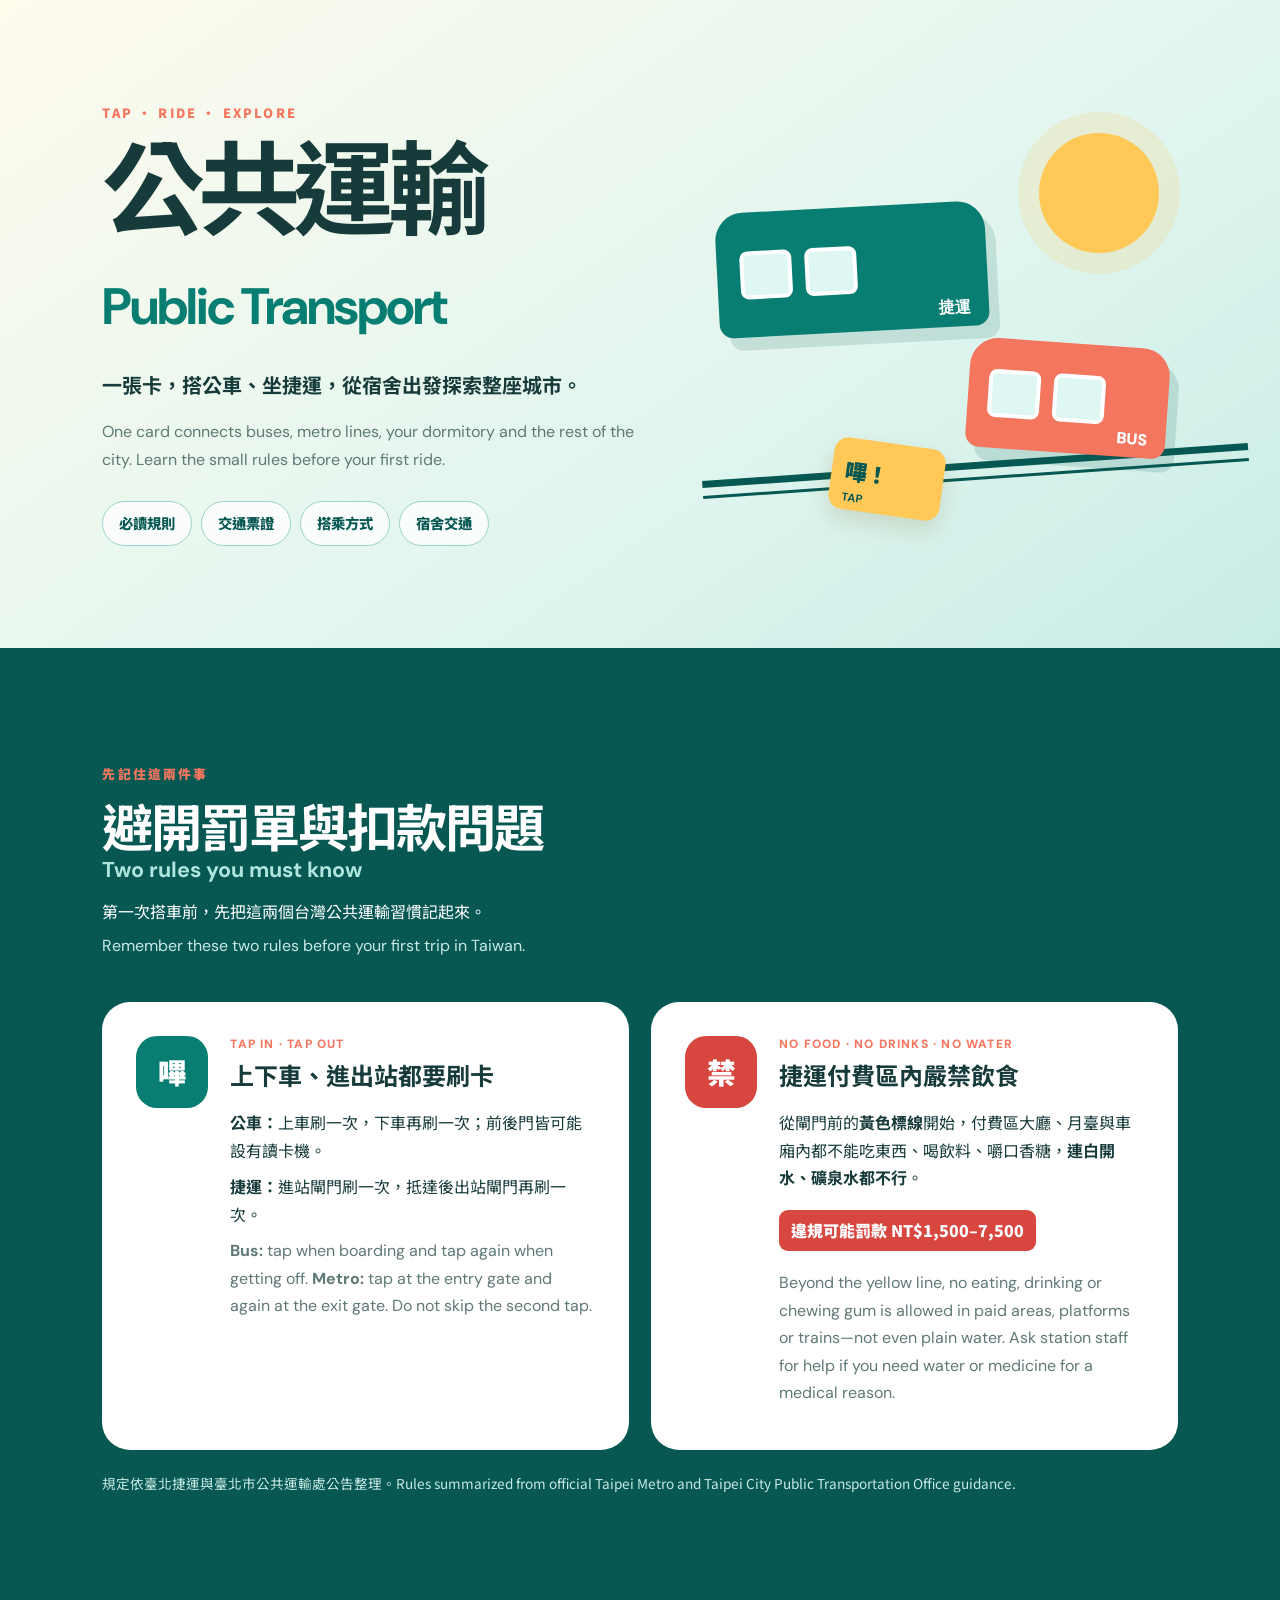
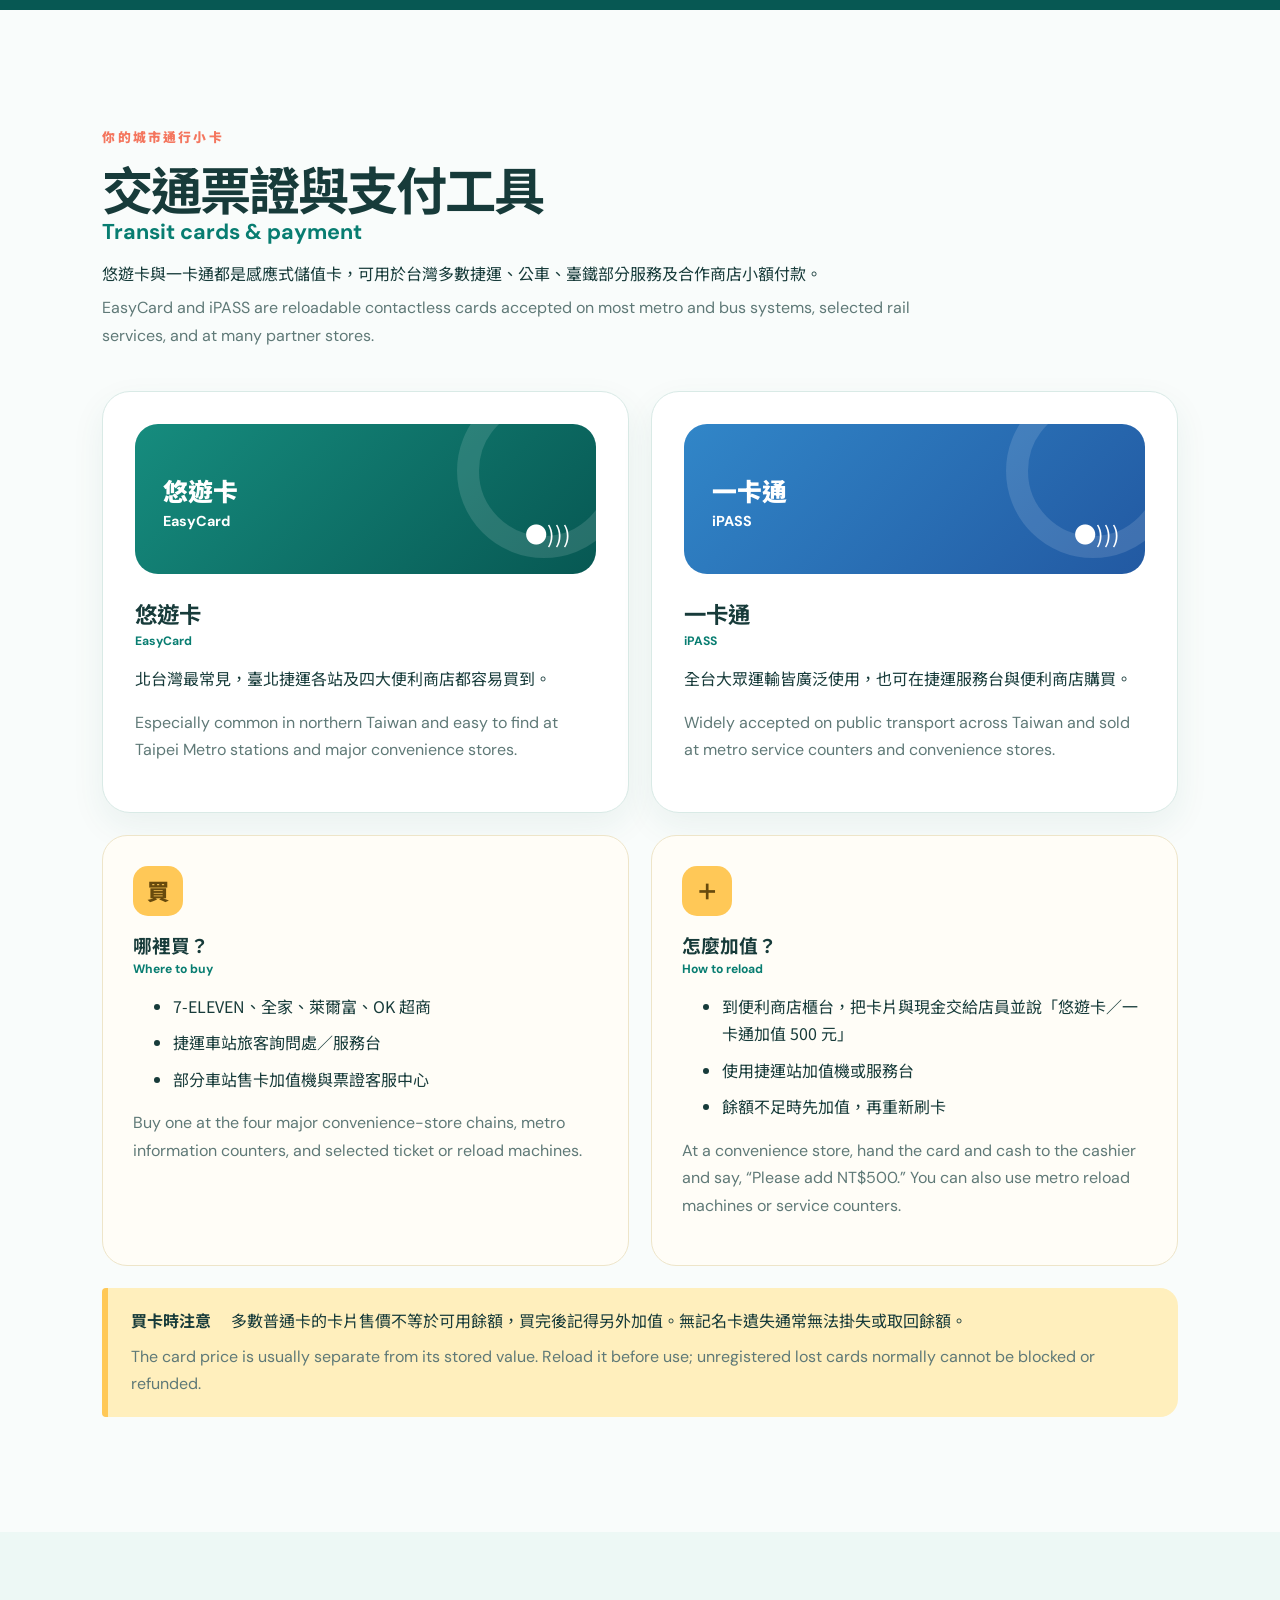
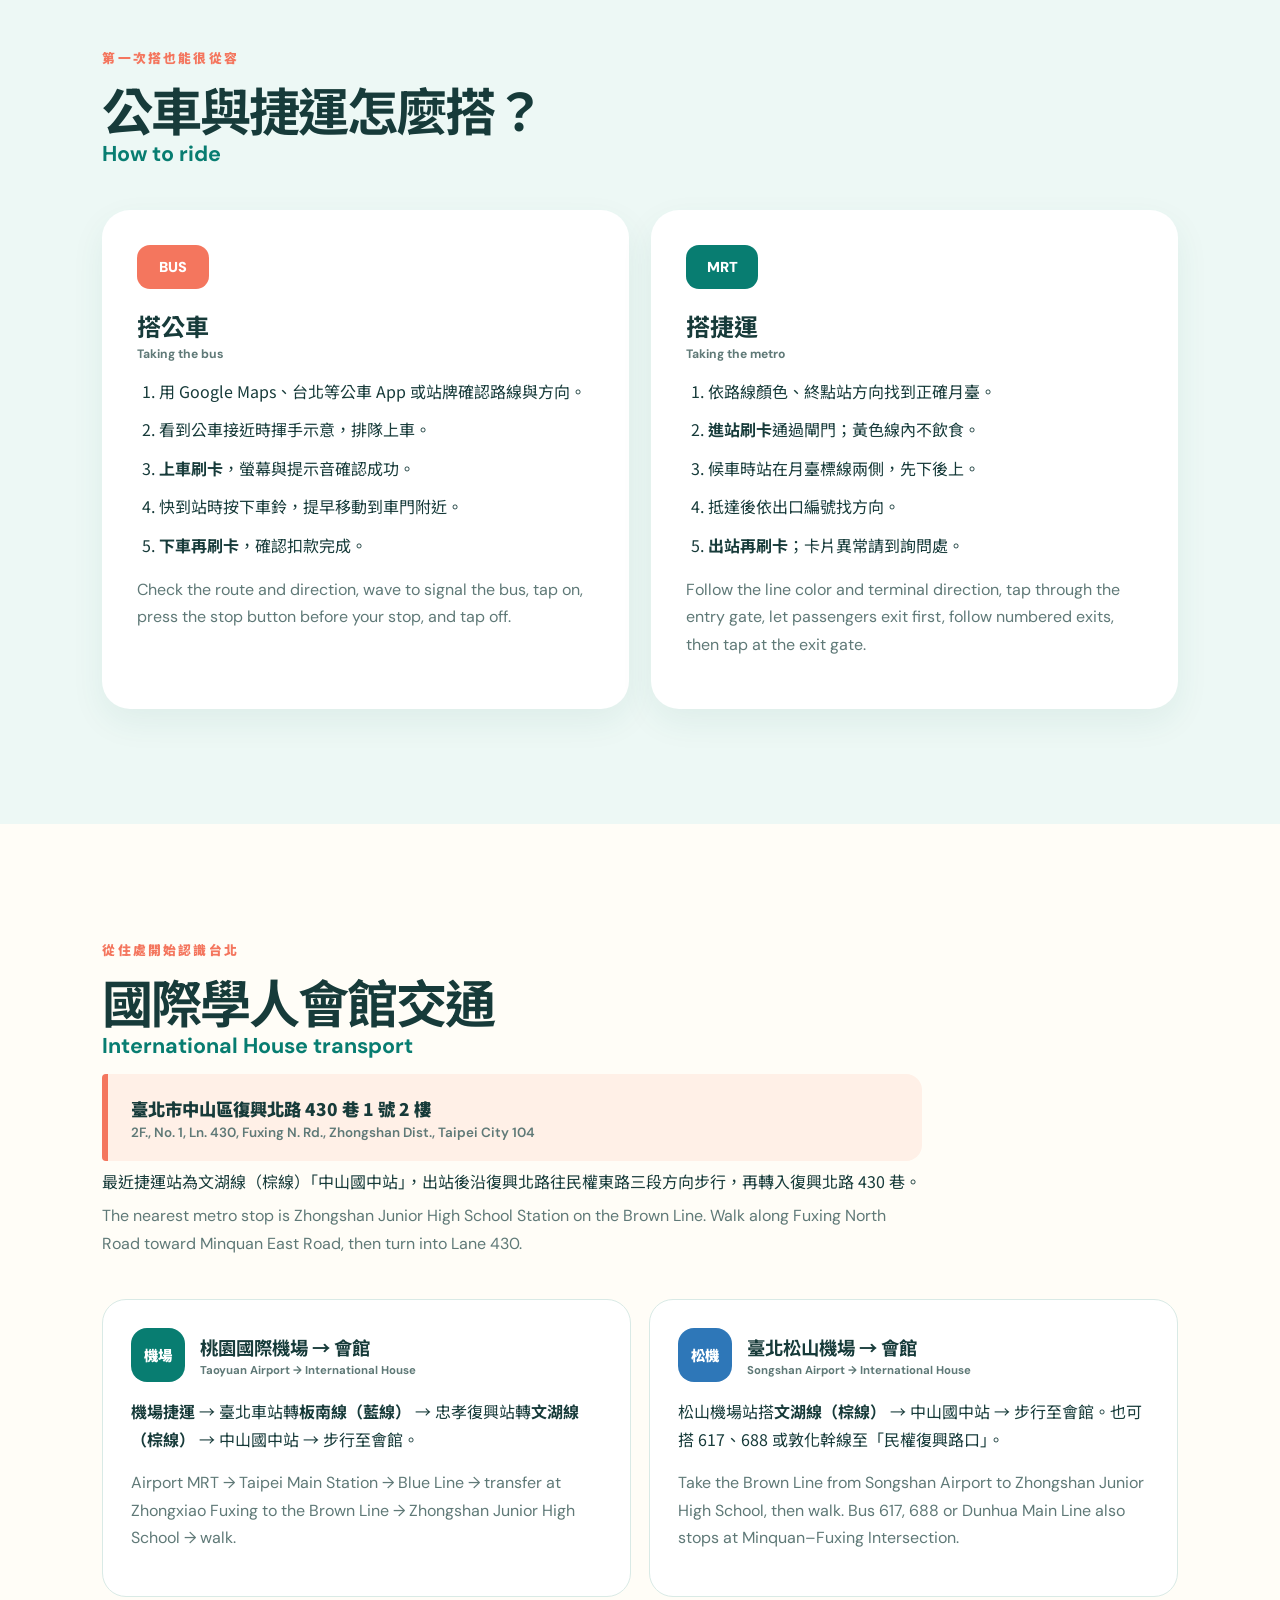
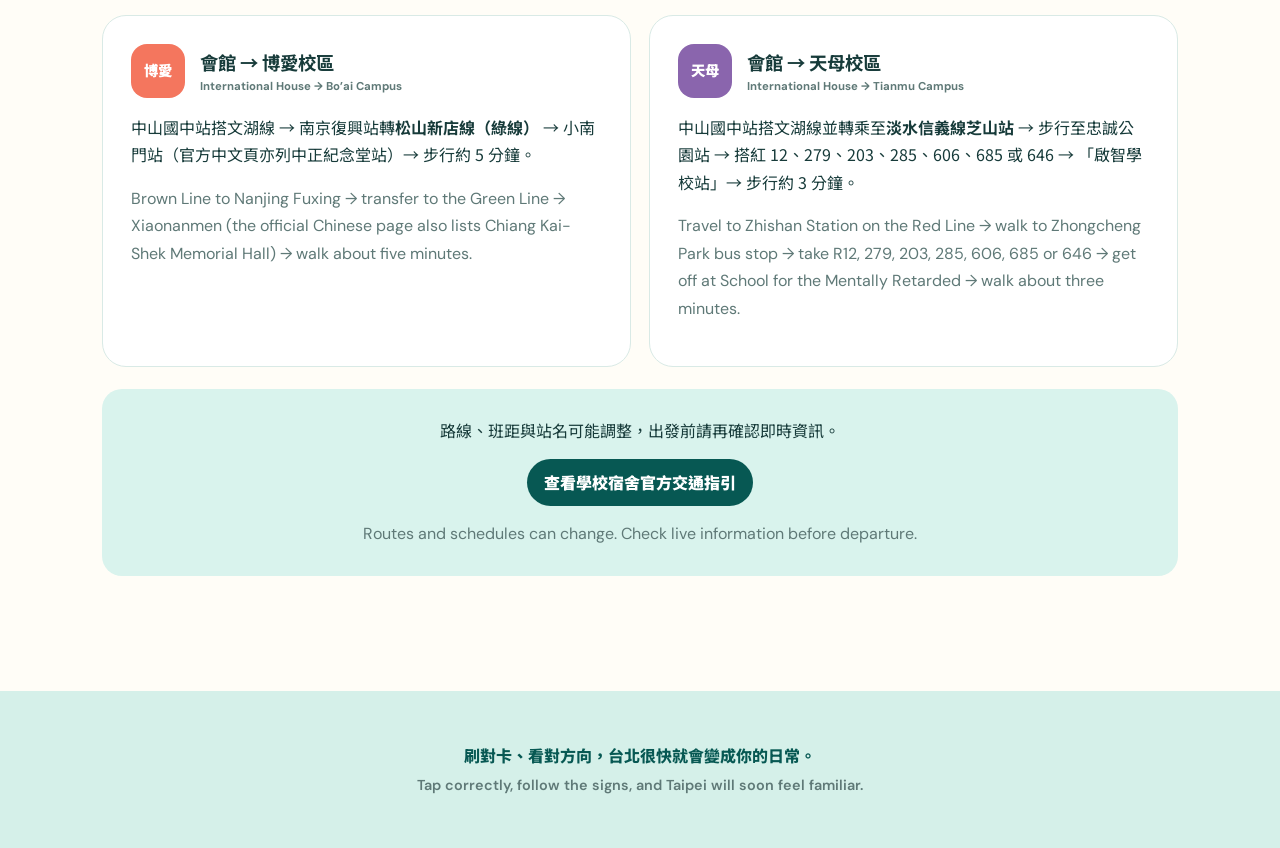
<file: Public_Transport/index.html>
﻿<!doctype html>
<html lang="zh-Hant">
  <head>
    <meta charset="UTF-8" />
    <meta name="viewport" content="width=device-width,initial-scale=1.0" />
    <link rel="icon" type="image/png" href="../logo.png" />
    <meta
      name="description"
      content="給來台留學生的公車、捷運、悠遊卡與一卡通雙語指南"
    />
    <title>公共運輸｜Public Transport in Taiwan</title>
    <link rel="stylesheet" href="styles.css" />
  </head>
  <body>
    <main>
      <section class="hero">
        <div class="hero-copy">
          <p class="eyebrow">TAP · RIDE · EXPLORE</p>
          <h1>公共運輸<br /><span>Public Transport</span></h1>
          <p class="lead">一張卡，搭公車、坐捷運，從宿舍出發探索整座城市。</p>
          <p class="en">
            One card connects buses, metro lines, your dormitory and the rest of
            the city. Learn the small rules before your first ride.
          </p>
          <nav class="jump" aria-label="快速導覽">
            <a href="#must-know">必讀規則</a><a href="#cards">交通票證</a
            ><a href="#how-to-ride">搭乘方式</a><a href="#dorm">宿舍交通</a>
          </nav>
        </div>
        <div class="scene" aria-hidden="true">
          <div class="sun"></div>
          <div class="rail"></div>
          <div class="train"><span></span><span></span><b>捷運</b></div>
          <div class="bus"><span></span><span></span><b>BUS</b></div>
          <div class="card-art">嗶！<small>TAP</small></div>
        </div>
      </section>
      <section id="must-know" class="rules">
        <header>
          <p class="kicker">先記住這兩件事</p>
          <h2>避開罰單與扣款問題<small>Two rules you must know</small></h2>
          <p>第一次搭車前，先把這兩個台灣公共運輸習慣記起來。</p>
          <p class="en">
            Remember these two rules before your first trip in Taiwan.
          </p>
        </header>
        <div class="rule-grid">
          <article class="tap-rule">
            <div class="rule-icon">嗶</div>
            <div>
              <p class="label">TAP IN · TAP OUT</p>
              <h3>上下車、進出站都要刷卡</h3>
              <p>
                <strong>公車：</strong
                >上車刷一次，下車再刷一次；前後門皆可能設有讀卡機。
              </p>
              <p>
                <strong>捷運：</strong>進站閘門刷一次，抵達後出站閘門再刷一次。
              </p>
              <p class="en">
                <strong>Bus:</strong> tap when boarding and tap again when
                getting off. <strong>Metro:</strong> tap at the entry gate and
                again at the exit gate. Do not skip the second tap.
              </p>
            </div>
          </article>
          <article class="food-rule">
            <div class="rule-icon">禁</div>
            <div>
              <p class="label">NO FOOD · NO DRINKS · NO WATER</p>
              <h3>捷運付費區內嚴禁飲食</h3>
              <p>
                從閘門前的<strong>黃色標線</strong>開始，付費區大廳、月臺與車廂內都不能吃東西、喝飲料、嚼口香糖，<strong>連白開水、礦泉水都不行</strong>。
              </p>
              <p class="fine">違規可能罰款 NT$1,500–7,500</p>
              <p class="en">
                Beyond the yellow line, no eating, drinking or chewing gum is
                allowed in paid areas, platforms or trains—not even plain water.
                Ask station staff for help if you need water or medicine for a
                medical reason.
              </p>
            </div>
          </article>
        </div>
        <p class="source-note">
          規定依臺北捷運與臺北市公共運輸處公告整理。Rules summarized from
          official Taipei Metro and Taipei City Public Transportation Office
          guidance.
        </p>
      </section>
      <section id="cards">
        <header>
          <p class="kicker">你的城市通行小卡</p>
          <h2>交通票證與支付工具<small>Transit cards & payment</small></h2>
          <p>
            悠遊卡與一卡通都是感應式儲值卡，可用於台灣多數捷運、公車、臺鐵部分服務及合作商店小額付款。
          </p>
          <p class="en">
            EasyCard and iPASS are reloadable contactless cards accepted on most
            metro and bus systems, selected rail services, and at many partner
            stores.
          </p>
        </header>
        <div class="card-grid">
          <article class="easy">
            <div class="card-sample">
              <span>悠遊卡</span><small>EasyCard</small><i>●)))</i>
            </div>
            <h3>悠遊卡 <small>EasyCard</small></h3>
            <p>北台灣最常見，臺北捷運各站及四大便利商店都容易買到。</p>
            <p class="en">
              Especially common in northern Taiwan and easy to find at Taipei
              Metro stations and major convenience stores.
            </p>
          </article>
          <article class="ipass">
            <div class="card-sample">
              <span>一卡通</span><small>iPASS</small><i>●)))</i>
            </div>
            <h3>一卡通 <small>iPASS</small></h3>
            <p>全台大眾運輸皆廣泛使用，也可在捷運服務台與便利商店購買。</p>
            <p class="en">
              Widely accepted on public transport across Taiwan and sold at
              metro service counters and convenience stores.
            </p>
          </article>
        </div>
        <div class="buy-reload">
          <article>
            <span class="mini-icon">買</span>
            <h3>哪裡買？<small>Where to buy</small></h3>
            <ul>
              <li>7-ELEVEN、全家、萊爾富、OK 超商</li>
              <li>捷運車站旅客詢問處／服務台</li>
              <li>部分車站售卡加值機與票證客服中心</li>
            </ul>
            <p class="en">
              Buy one at the four major convenience-store chains, metro
              information counters, and selected ticket or reload machines.
            </p>
          </article>
          <article>
            <span class="mini-icon">＋</span>
            <h3>怎麼加值？<small>How to reload</small></h3>
            <ul>
              <li>
                到便利商店櫃台，把卡片與現金交給店員並說「悠遊卡／一卡通加值 500
                元」
              </li>
              <li>使用捷運站加值機或服務台</li>
              <li>餘額不足時先加值，再重新刷卡</li>
            </ul>
            <p class="en">
              At a convenience store, hand the card and cash to the cashier and
              say, “Please add NT$500.” You can also use metro reload machines
              or service counters.
            </p>
          </article>
        </div>
        <aside>
          <strong>買卡時注意</strong
          ><span
            >多數普通卡的卡片售價不等於可用餘額，買完後記得另外加值。無記名卡遺失通常無法掛失或取回餘額。</span
          ><span class="en"
            >The card price is usually separate from its stored value. Reload it
            before use; unregistered lost cards normally cannot be blocked or
            refunded.</span
          >
        </aside>
      </section>
      <section id="how-to-ride" class="ride">
        <header>
          <p class="kicker">第一次搭也能很從容</p>
          <h2>公車與捷運怎麼搭？<small>How to ride</small></h2>
        </header>
        <div class="ride-grid">
          <article>
            <div class="mode bus-mode">BUS</div>
            <h3>搭公車 <small>Taking the bus</small></h3>
            <ol>
              <li>用 Google Maps、台北等公車 App 或站牌確認路線與方向。</li>
              <li>看到公車接近時揮手示意，排隊上車。</li>
              <li><strong>上車刷卡</strong>，螢幕與提示音確認成功。</li>
              <li>快到站時按下車鈴，提早移動到車門附近。</li>
              <li><strong>下車再刷卡</strong>，確認扣款完成。</li>
            </ol>
            <p class="en">
              Check the route and direction, wave to signal the bus, tap on,
              press the stop button before your stop, and tap off.
            </p>
          </article>
          <article>
            <div class="mode metro-mode">MRT</div>
            <h3>搭捷運 <small>Taking the metro</small></h3>
            <ol>
              <li>依路線顏色、終點站方向找到正確月臺。</li>
              <li><strong>進站刷卡</strong>通過閘門；黃色線內不飲食。</li>
              <li>候車時站在月臺標線兩側，先下後上。</li>
              <li>抵達後依出口編號找方向。</li>
              <li><strong>出站再刷卡</strong>；卡片異常請到詢問處。</li>
            </ol>
            <p class="en">
              Follow the line color and terminal direction, tap through the
              entry gate, let passengers exit first, follow numbered exits, then
              tap at the exit gate.
            </p>
          </article>
        </div>
      </section>
      <section id="dorm" class="dorm">
        <header>
          <p class="kicker">從住處開始認識台北</p>
          <h2>國際學人會館交通<small>International House transport</small></h2>
          <p class="address">
            臺北市中山區復興北路 430 巷 1 號 2 樓<br /><span
              >2F., No. 1, Ln. 430, Fuxing N. Rd., Zhongshan Dist., Taipei City
              104</span
            >
          </p>
          <p>
            最近捷運站為文湖線（棕線）「中山國中站」，出站後沿復興北路往民權東路三段方向步行，再轉入復興北路
            430 巷。
          </p>
          <p class="en">
            The nearest metro stop is Zhongshan Junior High School Station on
            the Brown Line. Walk along Fuxing North Road toward Minquan East
            Road, then turn into Lane 430.
          </p>
        </header>
        <div class="route-list">
          <article>
            <div class="route-title">
              <span>機場</span>
              <h3>
                桃園國際機場 → 會館<small
                  >Taoyuan Airport → International House</small
                >
              </h3>
            </div>
            <p>
              <b>機場捷運</b> → 臺北車站轉<strong>板南線（藍線）</strong> →
              忠孝復興站轉<strong>文湖線（棕線）</strong> → 中山國中站 →
              步行至會館。
            </p>
            <p class="en">
              Airport MRT → Taipei Main Station → Blue Line → transfer at
              Zhongxiao Fuxing to the Brown Line → Zhongshan Junior High School
              → walk.
            </p>
          </article>
          <article>
            <div class="route-title">
              <span>松機</span>
              <h3>
                臺北松山機場 → 會館<small
                  >Songshan Airport → International House</small
                >
              </h3>
            </div>
            <p>
              松山機場站搭<strong>文湖線（棕線）</strong> → 中山國中站 →
              步行至會館。也可搭 617、688 或敦化幹線至「民權復興路口」。
            </p>
            <p class="en">
              Take the Brown Line from Songshan Airport to Zhongshan Junior High
              School, then walk. Bus 617, 688 or Dunhua Main Line also stops at
              Minquan–Fuxing Intersection.
            </p>
          </article>
          <article>
            <div class="route-title">
              <span>博愛</span>
              <h3>
                會館 → 博愛校區<small>International House → Bo’ai Campus</small>
              </h3>
            </div>
            <p>
              中山國中站搭文湖線 → 南京復興站轉<strong
                >松山新店線（綠線）</strong
              >
              → 小南門站（官方中文頁亦列中正紀念堂站）→ 步行約 5 分鐘。
            </p>
            <p class="en">
              Brown Line to Nanjing Fuxing → transfer to the Green Line →
              Xiaonanmen (the official Chinese page also lists Chiang Kai-Shek
              Memorial Hall) → walk about five minutes.
            </p>
          </article>
          <article>
            <div class="route-title">
              <span>天母</span>
              <h3>
                會館 → 天母校區<small
                  >International House → Tianmu Campus</small
                >
              </h3>
            </div>
            <p>
              中山國中站搭文湖線並轉乘至<strong>淡水信義線芝山站</strong> →
              步行至忠誠公園站 → 搭紅 12、279、203、285、606、685 或 646 →
              「啟智學校站」→ 步行約 3 分鐘。
            </p>
            <p class="en">
              Travel to Zhishan Station on the Red Line → walk to Zhongcheng
              Park bus stop → take R12, 279, 203, 285, 606, 685 or 646 → get off
              at School for the Mentally Retarded → walk about three minutes.
            </p>
          </article>
        </div>
        <div class="official-link">
          <p>路線、班距與站名可能調整，出發前請再確認即時資訊。</p>
          <a
            href="https://utdormitory.utaipei.edu.tw/p/405-1041-97905,c8364.php?Lang=zh-tw"
            target="_blank"
            rel="noopener noreferrer"
            >查看學校宿舍官方交通指引</a
          >
          <p class="en">
            Routes and schedules can change. Check live information before
            departure.
          </p>
        </div>
      </section>
    </main>
    <footer>
      <p>刷對卡、看對方向，台北很快就會變成你的日常。</p>
      <p class="en">
        Tap correctly, follow the signs, and Taipei will soon feel familiar.
      </p>
    </footer>
  </body>
</html>
</file>
<file: City_Exploration/styles.css>
﻿@import url("https://fonts.googleapis.com/css2?family=DM+Sans:wght@500;600;700&family=Noto+Sans+TC:wght@400;500;700;900&display=swap");
:root {
  --ink: #183b3a;
  --muted: #607b78;
  --jade: #087d71;
  --deep: #075853;
  --coral: #f26f5b;
  --red: #c9463d;
  --gold: #f4bd4f;
  --sky: #dff5f0;
  --paper: #fffdf7;
  --line: #dcebe7;
}
* {
  box-sizing: border-box;
}
html {
  scroll-behavior: smooth;
}
body {
  margin: 0;
  color: var(--ink);
  background: #f9fcfb;
  font-family: "Noto Sans TC", "DM Sans", sans-serif;
  line-height: 1.75;
}
.en,
[lang="en"] {
  color: var(--muted);
  font-family: "DM Sans", sans-serif;
}
.hero {
  min-height: 570px;
  padding: clamp(58px, 8vw, 110px) clamp(22px, 8vw, 120px);
  display: grid;
  grid-template-columns: 1.08fr 0.92fr;
  align-items: center;
  gap: 5vw;
  overflow: hidden;
  background: linear-gradient(145deg, #fff9e9, #e2f6f1 62%, #cdece6);
}
.eyebrow,
.kicker {
  margin: 0 0 10px;
  color: var(--coral);
  font-size: 0.8rem;
  font-weight: 900;
  letter-spacing: 0.18em;
}
.hero h1 {
  margin: 0;
  font-size: clamp(3.2rem, 8vw, 6.7rem);
  line-height: 0.94;
  letter-spacing: -0.065em;
}
.hero h1 span {
  color: var(--jade);
  font: 700 0.5em "DM Sans";
  letter-spacing: -0.04em;
}
.lead {
  max-width: 650px;
  margin: 28px 0 7px;
  font-size: clamp(1.05rem, 2vw, 1.25rem);
  font-weight: 700;
}
.hero-copy > .en {
  max-width: 680px;
}
.jump {
  display: flex;
  flex-wrap: wrap;
  gap: 9px;
  margin-top: 28px;
}
.jump a {
  padding: 9px 16px;
  border: 1px solid #9ed3ca;
  border-radius: 999px;
  color: var(--deep);
  background: #ffffffc7;
  text-decoration: none;
  font-weight: 800;
  font-size: 0.9rem;
}
.hero-scene {
  min-height: 380px;
  position: relative;
}
.moon {
  position: absolute;
  right: 5%;
  top: 2%;
  width: 130px;
  height: 130px;
  border-radius: 50%;
  background: var(--gold);
  box-shadow: 0 0 0 22px #f4bd4f2b;
}
.lantern {
  position: absolute;
  z-index: 3;
  width: 90px;
  height: 110px;
  display: grid;
  place-items: center;
  border-radius: 45% 45% 38% 38%;
  color: #fff;
  background: var(--red);
  font-size: 2rem;
  font-weight: 900;
  box-shadow: 0 12px 25px #7f2d2930;
}
.lantern::before {
  content: "";
  position: absolute;
  top: -24px;
  width: 3px;
  height: 25px;
  background: #77533c;
}
.lantern::after {
  content: "";
  position: absolute;
  bottom: -20px;
  width: 3px;
  height: 21px;
  background: var(--gold);
}
.l1 {
  left: 18%;
  top: 8%;
  transform: rotate(-7deg);
}
.l2 {
  right: 16%;
  top: 39%;
  transform: scale(0.76) rotate(8deg);
}
.roof {
  position: absolute;
  left: 2%;
  right: 8%;
  bottom: 28%;
  height: 70px;
  background: var(--coral);
  clip-path: polygon(
    7% 65%,
    43% 0,
    87% 48%,
    100% 64%,
    87% 69%,
    43% 25%,
    10% 86%,
    0 84%
  );
}
.city {
  position: absolute;
  left: 8%;
  right: 0;
  bottom: 4%;
  height: 100px;
  background: linear-gradient(
    90deg,
    var(--jade) 0 15%,
    transparent 15% 19%,
    #35a99b 19% 38%,
    transparent 38% 43%,
    var(--deep) 43% 70%,
    transparent 70% 75%,
    #66b9ac 75%
  );
  clip-path: polygon(
    0 25%,
    15% 25%,
    15% 0,
    32% 0,
    32% 40%,
    52% 40%,
    52% 10%,
    68% 10%,
    68% 50%,
    85% 50%,
    85% 20%,
    100% 20%,
    100% 100%,
    0 100%
  );
}
section:not(.hero) {
  padding: clamp(70px, 9vw, 120px) clamp(22px, 8vw, 120px);
  scroll-margin-top: 15px;
}
section > header {
  max-width: 800px;
  margin-bottom: 42px;
}
h2 {
  margin: 0 0 14px;
  font-size: clamp(2.1rem, 4vw, 3.5rem);
  line-height: 1.18;
  letter-spacing: -0.04em;
}
h2 small {
  display: block;
  color: var(--jade);
  font: 700 0.42em "DM Sans";
  letter-spacing: 0;
}
header > p:not(.kicker) {
  margin: 7px 0;
}
.market-layout {
  display: grid;
  grid-template-columns: 1.2fr 0.9fr 0.9fr;
  gap: 18px;
}
.market-card {
  padding: 30px;
  border: 1px solid var(--line);
  border-radius: 26px;
  background: #fff;
  box-shadow: 0 12px 32px #1d605a12;
}
.market-card.feature {
  grid-row: span 1;
  background: var(--deep);
  color: #fff;
  border: 0;
}
.market-card.feature .en {
  color: #cdece7;
}
.tag {
  display: inline-block;
  padding: 5px 10px;
  border-radius: 8px;
  color: #5d430e;
  background: var(--gold);
  font: 800 0.74rem "DM Sans";
}
.market-card .icon {
  font-size: 2.2rem;
}
.market-card h3 {
  margin: 13px 0;
  font-size: 1.3rem;
}
.market-card h3 small {
  display: block;
  color: var(--jade);
  font: 700 0.74rem "DM Sans";
}
.market-card ol {
  padding-left: 1.3rem;
}
.market-card li {
  margin: 10px 0;
}
.temples {
  background: #fff6ed;
}
.place-grid {
  display: grid;
  grid-template-columns: 1fr 1fr;
  gap: 22px;
}
.place-grid article {
  padding: 34px;
  display: grid;
  grid-template-columns: auto 1fr;
  gap: 22px;
  border: 1px solid #f2ddcd;
  border-radius: 28px;
  background: #fff;
  box-shadow: 0 14px 35px #9b503812;
}
.place-no {
  width: 68px;
  height: 68px;
  display: grid;
  place-items: center;
  border-radius: 18px;
  color: #fff;
  background: var(--red);
  font-size: 1.75rem;
  font-weight: 900;
}
.place-no.pink {
  background: #e27782;
}
.label {
  margin: 0;
  color: var(--coral);
  font-size: 0.76rem;
  font-weight: 900;
  letter-spacing: 0.12em;
}
.place-grid h3 {
  margin: 3px 0 13px;
  font-size: 1.55rem;
}
.place-grid h3 small {
  display: block;
  color: var(--muted);
  font: 700 0.75rem "DM Sans";
}
.place-grid ul {
  padding-left: 1.3rem;
}
.place-grid li {
  margin: 6px 0;
}
aside {
  margin-top: 22px;
  padding: 19px 23px;
  display: flex;
  flex-wrap: wrap;
  gap: 8px 20px;
  border-left: 6px solid var(--gold);
  border-radius: 4px 18px 18px 4px;
  background: #ffedbd;
}
aside strong {
  color: #79550d;
}
aside .en {
  width: 100%;
}
.district-grid {
  display: grid;
  grid-template-columns: 1fr 1fr;
  gap: 22px;
}
.district-grid article {
  padding: 36px;
  border-radius: 28px;
  color: #fff;
}
.underground {
  background: #1d696b;
}
.zhongshan {
  background: #e16955;
}
.badge {
  width: 62px;
  height: 62px;
  display: grid;
  place-items: center;
  margin-bottom: 20px;
  border: 2px solid #ffffff80;
  border-radius: 50%;
  font-size: 1.5rem;
  font-weight: 900;
}
.district-grid h3 {
  margin: 0;
  font-size: 1.6rem;
}
.district-grid h3 small {
  display: block;
  color: #fff;
  opacity: 0.8;
  font: 700 0.78rem "DM Sans";
}
.district-grid .en {
  color: #fff;
  opacity: 0.82;
}
.district-grid dl {
  margin: 24px 0 0;
  border-top: 1px solid #ffffff50;
}
.district-grid dl div {
  display: grid;
  grid-template-columns: 52px 1fr;
  gap: 12px;
  padding: 10px 0;
  border-bottom: 1px solid #ffffff3d;
}
.district-grid dt {
  color: #ffe49a;
  font-weight: 900;
}
.district-grid dd {
  margin: 0;
}
.map-section {
  background: linear-gradient(180deg, #e3f5f0, #cdece5);
}
.map-wrap {
  overflow: hidden;
  padding: 9px;
  border: 1px solid #addbd2;
  border-radius: 28px;
  background: #fff;
  box-shadow: 0 18px 45px #07585320;
}
.map-wrap iframe {
  width: 100%;
  height: min(68vh, 620px);
  display: block;
  border: 0;
  border-radius: 20px;
}
footer {
  padding: 48px 22px;
  text-align: center;
  color: var(--deep);
  background: #fff0c9;
  font-weight: 800;
}
footer p {
  margin: 3px;
}
footer .en {
  font-size: 0.9rem;
  font-weight: 600;
}
@media (max-width: 1000px) {
  .market-layout {
    grid-template-columns: 1fr 1fr;
  }
  .market-card.feature {
    grid-column: 1/-1;
  }
  .place-grid {
    grid-template-columns: 1fr;
  }
}
@media (max-width: 760px) {
  .hero {
    grid-template-columns: 1fr;
  }
  .hero-scene {
    min-height: 320px;
    max-width: 460px;
    width: 100%;
    margin: auto;
  }
  .district-grid {
    grid-template-columns: 1fr;
  }
}
@media (max-width: 580px) {
  .market-layout {
    grid-template-columns: 1fr;
  }
  .market-card.feature {
    grid-column: auto;
  }
  .place-grid article {
    grid-template-columns: 1fr;
    padding: 25px;
  }
  .district-grid article {
    padding: 27px;
  }
  section:not(.hero) {
    padding-block: 64px;
  }
  .hero-scene {
    transform: scale(0.9);
    margin-top: -20px;
  }
  .map-wrap {
    padding: 5px;
    border-radius: 20px;
  }
  .map-wrap iframe {
    height: 480px;
    border-radius: 15px;
  }
}
@media (prefers-reduced-motion: reduce) {
  html {
    scroll-behavior: auto;
  }
}
</file>
<file: Daily_Shopping/styles.css>
@import url("https://fonts.googleapis.com/css2?family=DM+Sans:wght@500;600;700&family=Noto+Sans+TC:wght@400;500;700;900&display=swap");
:root {
  --ink: #173b3a;
  --muted: #5c7775;
  --teal: #138a7c;
  --dark: #08645e;
  --coral: #ff8066;
  --yellow: #ffc85b;
  --cream: #fffaf0;
  --line: #dcebe7;
}
* {
  box-sizing: border-box;
}
html {
  scroll-behavior: smooth;
}
body {
  margin: 0;
  color: var(--ink);
  background: #f8fcfa;
  font-family: "Noto Sans TC", "DM Sans", sans-serif;
  line-height: 1.7;
}
.en,
[lang="en"] {
  font-family: "DM Sans", sans-serif;
  color: var(--muted);
}
.hero {
  min-height: 520px;
  padding: clamp(54px, 8vw, 100px) clamp(22px, 8vw, 120px);
  display: grid;
  grid-template-columns: 1.12fr 0.88fr;
  align-items: center;
  gap: 5vw;
  overflow: hidden;
  background: linear-gradient(145deg, #fffdf6, #e7f8f4 70%, #d4f2ec);
}
.eyebrow,
.kicker {
  margin: 0 0 10px;
  color: var(--coral);
  font-size: 0.78rem;
  font-weight: 900;
  letter-spacing: 0.18em;
}
h1 {
  margin: 0;
  font-size: clamp(3.2rem, 8vw, 6.8rem);
  line-height: 0.94;
  letter-spacing: -0.06em;
  font-weight: 900;
}
h1 span {
  color: var(--teal);
  font: 700 0.58em "DM Sans";
  letter-spacing: -0.025em;
}
.lead {
  max-width: 650px;
  margin: 28px 0 8px;
  font-size: clamp(1.05rem, 2vw, 1.25rem);
  font-weight: 700;
}
.hero .en {
  max-width: 650px;
}
.quick {
  display: flex;
  flex-wrap: wrap;
  gap: 10px;
  margin-top: 28px;
}
.quick a {
  padding: 10px 17px;
  border: 1px solid #acd9d1;
  border-radius: 999px;
  color: var(--dark);
  background: #ffffffc7;
  text-decoration: none;
  font-size: 0.9rem;
  font-weight: 800;
}
.art {
  min-height: 340px;
  position: relative;
}
.art i {
  position: absolute;
  right: 4%;
  top: 4%;
  width: 112px;
  height: 112px;
  border-radius: 50%;
  background: var(--yellow);
  box-shadow: 0 0 0 20px #ffc85b2e;
}
.art b {
  width: 250px;
  height: 250px;
  display: grid;
  place-items: center;
  position: absolute;
  left: 10%;
  top: 20%;
  border-radius: 45% 55% 48% 52%;
  color: #fff;
  background: linear-gradient(145deg, var(--coral), #ff9e67);
  transform: rotate(-8deg);
  box-shadow: 15px 22px 0 #138a7c2e;
  font-size: 7rem;
  text-shadow: 4px 5px #8c452321;
}
.art em {
  position: absolute;
  right: 3%;
  bottom: 12%;
  padding: 15px 20px;
  border-radius: 20px 20px 20px 5px;
  color: #fff;
  background: var(--dark);
  font: 900 1.2rem "DM Sans";
  box-shadow: 0 10px 24px #08645e38;
}
section:not(.hero) {
  padding: clamp(70px, 9vw, 120px) clamp(22px, 8vw, 120px);
  scroll-margin-top: 20px;
}
section > header {
  max-width: 760px;
  margin-bottom: 42px;
}
h2 {
  margin: 0 0 14px;
  font-size: clamp(2rem, 4vw, 3.35rem);
  line-height: 1.18;
  letter-spacing: -0.04em;
}
h2 small {
  display: block;
  color: var(--teal);
  font: 700 0.42em "DM Sans";
  letter-spacing: 0;
}
header > p:not(.kicker) {
  margin: 7px 0;
}
.cards {
  display: grid;
  grid-template-columns: repeat(4, 1fr);
  gap: 18px;
}
.cards article {
  min-height: 310px;
  padding: 28px;
  border: 1px solid var(--line);
  border-radius: 26px;
  background: #fff;
  box-shadow: 0 12px 32px #1d605a12;
}
.cards article:nth-child(1) {
  border-top: 5px solid var(--coral);
}
.cards article:nth-child(2) {
  border-top: 5px solid #48b9aa;
}
.cards article:nth-child(3) {
  border-top: 5px solid var(--yellow);
}
.cards article:nth-child(4) {
  border-top: 5px solid #84bb69;
}
.cards article > span {
  font-size: 2rem;
}
.cards h3 {
  margin: 12px 0;
  font-size: 1.16rem;
}
.cards h3 small,
.store-head small {
  display: block;
  color: var(--teal);
  font: 700 0.78rem "DM Sans";
}
.cards p {
  margin: 8px 0;
  font-size: 0.92rem;
}
aside {
  margin-top: 22px;
  padding: 18px 22px;
  display: flex;
  flex-wrap: wrap;
  gap: 8px 20px;
  border-left: 6px solid var(--yellow);
  border-radius: 4px 18px 18px 4px;
  background: #fff1bd;
}
aside span {
  color: #755d27;
  font: 600 0.88rem "DM Sans";
}
.tint {
  background: var(--cream);
}
.stores {
  display: grid;
  grid-template-columns: 1fr 1fr;
  gap: 22px;
}
.stores article {
  padding: 34px;
  border: 1px solid #f0e6ce;
  border-radius: 28px;
  background: #fff;
  box-shadow: 0 14px 34px #6f521c12;
}
.store-head {
  display: flex;
  align-items: center;
  gap: 18px;
}
.store-head > b {
  width: 78px;
  height: 78px;
  display: grid;
  place-items: center;
  flex: none;
  border-radius: 22px;
  color: #fff;
  font-size: 1.1rem;
}
.place-no {
  width: 68px;
  height: 68px;
  display: grid;
  place-items: center;
  border-radius: 18px;
  background-color: #fff;
  object-fit: contain;
}
.store-head h3 {
  margin: 0;
  font-size: 1.4rem;
}
.stores ul {
  margin: 25px 0 0;
  padding-left: 1.4em;
}
.stores li {
  margin: 10px 0;
}
.phrases {
  display: grid;
  gap: 12px;
  max-width: 980px;
}
details {
  overflow: hidden;
  border: 1px solid var(--line);
  border-radius: 19px;
  background: #fff;
  box-shadow: 0 8px 24px #1d605a0d;
}
summary {
  padding: 20px 24px;
  display: flex;
  justify-content: space-between;
  gap: 18px;
  cursor: pointer;
  list-style: none;
  font-size: 1.08rem;
  font-weight: 900;
}
summary::-webkit-details-marker {
  display: none;
}
summary::after {
  content: "＋";
  margin-left: auto;
  color: var(--coral);
  font-size: 1.4rem;
}
details[open] summary::after {
  content: "−";
}
summary small {
  color: var(--muted);
  font: 600 0.88rem "DM Sans";
}
.phrases details div {
  padding: 4px 24px 22px;
  border-top: 1px dashed var(--line);
}
.phrases p {
  margin: 14px 0 0;
}
.tips {
  color: #fff;
  background: var(--dark);
}
.tips .kicker {
  color: var(--yellow);
}
.tips h2 small {
  color: #bfe9e2;
}
.tip-grid {
  display: grid;
  grid-template-columns: repeat(4, 1fr);
  gap: 28px;
}
.tip-grid article {
  border-top: 1px solid #ffffff4d;
  padding-top: 20px;
}
.tip-grid > b,
.tip-grid article > b {
  color: var(--yellow);
  font: 900 1rem "DM Sans";
}
.tip-grid h3 {
  margin: 6px 0 12px;
}
.tip-grid p {
  margin: 7px 0;
  color: #e1f4f1;
  font-size: 0.92rem;
}
footer {
  padding: 45px 22px;
  text-align: center;
  color: var(--dark);
  background: #d8f2ec;
  font-weight: 700;
}
footer small {
  display: block;
  color: var(--muted);
  font: 600 0.9rem "DM Sans";
}
@media (max-width: 1050px) {
  .cards,
  .tip-grid {
    grid-template-columns: repeat(2, 1fr);
  }
}
@media (max-width: 760px) {
  .hero {
    grid-template-columns: 1fr;
  }
  .art {
    min-height: 300px;
    max-width: 440px;
    width: 100%;
    margin: auto;
  }
  .art b {
    width: 210px;
    height: 210px;
    font-size: 5.8rem;
  }
  .stores {
    grid-template-columns: 1fr;
  }
  summary {
    flex-wrap: wrap;
  }
  summary small {
    width: 80%;
  }
}
@media (max-width: 560px) {
  .cards,
  .tip-grid {
    grid-template-columns: 1fr;
  }
  .cards article {
    min-height: auto;
  }
  section:not(.hero) {
    padding-block: 64px;
  }
  .art {
    transform: scale(0.9);
    margin-top: -15px;
  }
  .stores article {
    padding: 25px;
  }
  .store-head > b {
    width: 64px;
    height: 64px;
  }
  aside {
    flex-direction: column;
  }
}
@media (prefers-reduced-motion: reduce) {
  html {
    scroll-behavior: auto;
  }
}

/* Store photography */
.store-gallery {
  display: grid;
  grid-template-columns: repeat(2, minmax(0, 1fr));
  gap: 24px;
  margin-bottom: 52px;
}
.store-photo {
  min-width: 0;
  margin: 0;
  overflow: hidden;
  border-radius: 28px;
  background: #fff;
  box-shadow: 0 16px 42px #173b3a1a;
}
.store-photo img {
  width: 100%;
  height: clamp(300px, 35vw, 480px);
  display: block;
  object-fit: cover;
}
.store-photo figcaption {
  padding: 19px 22px 22px;
  display: flex;
  align-items: flex-end;
  justify-content: space-between;
  gap: 18px;
}
.store-photo figcaption div {
  display: grid;
  gap: 3px;
}
.store-photo strong {
  font-size: 1.25rem;
}
.store-photo span {
  color: var(--muted);
  font-size: 0.88rem;
}
.store-photo a,
.stores figcaption a {
  color: var(--dark);
  font-size: 0.76rem;
  font-weight: 700;
  text-decoration-thickness: 1px;
  text-underline-offset: 3px;
}
.stores {
  gap: 26px;
}
.stores article {
  padding: 0;
  overflow: hidden;
}
.stores figure {
  margin: 0;
  position: relative;
}
.stores figure img {
  width: 100%;
  height: clamp(330px, 38vw, 540px);
  display: block;
  object-fit: cover;
}
.stores figure figcaption {
  position: absolute;
  right: 12px;
  bottom: 12px;
  padding: 7px 10px;
  border-radius: 10px;
  background: #fffffff0;
  box-shadow: 0 4px 14px #173b3a21;
}
.store-copy {
  padding: 30px 34px 34px;
}
@media (max-width: 760px) {
  .store-gallery {
    grid-template-columns: 1fr;
  }
  .store-photo img,
  .stores figure img {
    height: clamp(300px, 70vw, 430px);
  }
}
@media (max-width: 560px) {
  .store-photo figcaption {
    align-items: flex-start;
    flex-direction: column;
  }
  .store-copy {
    padding: 25px;
  }
}
/* Bilingual line alignment */
#markets > aside {
  display: grid;
  grid-template-columns: minmax(0, 1fr);
  row-gap: 6px;
}

#markets > aside span {
  display: block;
}

.phrases summary {
  display: grid;
  grid-template-columns: minmax(0, 1fr) auto;
  column-gap: 18px;
  row-gap: 4px;
  align-items: start;
}

.phrases summary small {
  display: block;
  grid-column: 1 / -1;
  grid-row: 2;
  width: auto;
}

.phrases summary::after {
  grid-column: 2;
  grid-row: 1;
  margin-left: 0;
}
</file>
<file: Public_Transport/styles.css>
﻿@import url("https://fonts.googleapis.com/css2?family=DM+Sans:wght@500;600;700&family=Noto+Sans+TC:wght@400;500;700;900&display=swap");
:root {
  --ink: #173b3a;
  --muted: #5f7977;
  --teal: #087d71;
  --deep: #075853;
  --aqua: #d9f3ed;
  --coral: #f4765e;
  --yellow: #ffc857;
  --blue: #2e77b8;
  --red: #d8473f;
  --paper: #fffdf7;
  --line: #d9eae6;
}
* {
  box-sizing: border-box;
}
html {
  scroll-behavior: smooth;
}
body {
  margin: 0;
  color: var(--ink);
  background: #f9fcfb;
  font-family: "Noto Sans TC", "DM Sans", sans-serif;
  line-height: 1.72;
}
.en,
[lang="en"] {
  color: var(--muted);
  font-family: "DM Sans", sans-serif;
}
.hero {
  min-height: 570px;
  padding: clamp(58px, 8vw, 110px) clamp(22px, 8vw, 120px);
  display: grid;
  grid-template-columns: 1.06fr 0.94fr;
  align-items: center;
  gap: 5vw;
  overflow: hidden;
  background: linear-gradient(145deg, #fffbed, #dff5ef 63%, #c8ece4);
}
.eyebrow,
.kicker {
  margin: 0 0 10px;
  color: var(--coral);
  font-size: 0.8rem;
  font-weight: 900;
  letter-spacing: 0.17em;
}
.hero h1 {
  margin: 0;
  font-size: clamp(3.15rem, 8vw, 6.6rem);
  line-height: 0.94;
  letter-spacing: -0.065em;
}
.hero h1 span {
  color: var(--teal);
  font: 700 0.5em "DM Sans";
  letter-spacing: -0.04em;
}
.lead {
  max-width: 650px;
  margin: 28px 0 7px;
  font-size: clamp(1.05rem, 2vw, 1.25rem);
  font-weight: 700;
}
.hero-copy > .en {
  max-width: 680px;
}
.jump {
  display: flex;
  flex-wrap: wrap;
  gap: 9px;
  margin-top: 28px;
}
.jump a {
  padding: 9px 16px;
  border: 1px solid #9bd3c9;
  border-radius: 999px;
  color: var(--deep);
  background: #ffffffc7;
  text-decoration: none;
  font-weight: 800;
  font-size: 0.9rem;
}
.scene {
  min-height: 390px;
  position: relative;
}
.sun {
  position: absolute;
  right: 4%;
  top: 1%;
  width: 120px;
  height: 120px;
  border-radius: 50%;
  background: var(--yellow);
  box-shadow: 0 0 0 21px #ffc8572e;
}
.rail {
  position: absolute;
  left: 0;
  right: -15%;
  bottom: 10%;
  height: 18px;
  border-top: 7px solid var(--deep);
  border-bottom: 3px solid var(--deep);
  transform: rotate(-4deg);
}
.train,
.bus {
  position: absolute;
  display: flex;
  align-items: center;
  gap: 13px;
  border-radius: 28px 28px 14px 14px;
  box-shadow: 10px 13px 0 #07585324;
}
.train {
  left: 3%;
  top: 20%;
  width: 270px;
  height: 125px;
  padding: 23px;
  background: var(--teal);
  transform: rotate(-3deg);
}
.bus {
  right: 2%;
  bottom: 17%;
  width: 200px;
  height: 110px;
  padding: 20px;
  background: var(--coral);
  transform: rotate(4deg);
}
.train span,
.bus span {
  width: 52px;
  height: 48px;
  border-radius: 8px;
  background: #dff7f3;
  border: 4px solid #fff;
}
.train b,
.bus b {
  position: absolute;
  right: 18px;
  bottom: 8px;
  color: #fff;
  font: 900 1rem "DM Sans";
}
.card-art {
  position: absolute;
  left: 27%;
  bottom: 1%;
  z-index: 4;
  width: 112px;
  height: 72px;
  padding: 13px;
  border-radius: 14px;
  color: var(--deep);
  background: var(--yellow);
  font-size: 1.4rem;
  font-weight: 900;
  transform: rotate(8deg);
  box-shadow: 0 10px 22px #8c6a2330;
}
.card-art small {
  display: block;
  font: 700 0.7rem "DM Sans";
}
section:not(.hero) {
  padding: clamp(70px, 9vw, 120px) clamp(22px, 8vw, 120px);
  scroll-margin-top: 15px;
}
section > header {
  max-width: 820px;
  margin-bottom: 42px;
}
h2 {
  margin: 0 0 14px;
  font-size: clamp(2.1rem, 4vw, 3.5rem);
  line-height: 1.18;
  letter-spacing: -0.04em;
}
h2 small {
  display: block;
  color: var(--teal);
  font: 700 0.42em "DM Sans";
  letter-spacing: 0;
}
header > p:not(.kicker) {
  margin: 7px 0;
}
.rules {
  background: var(--deep);
  color: #fff;
}
.rules h2 small {
  color: #aee5dc;
}
.rules header > .en,
.rules .source-note {
  color: #c7e9e4;
}
.rule-grid {
  display: grid;
  grid-template-columns: 1fr 1fr;
  gap: 22px;
}
.rule-grid article {
  padding: 34px;
  display: grid;
  grid-template-columns: auto 1fr;
  gap: 22px;
  border-radius: 28px;
  color: var(--ink);
  background: #fff;
}
.rule-icon {
  width: 72px;
  height: 72px;
  display: grid;
  place-items: center;
  border-radius: 21px;
  color: #fff;
  font-size: 1.8rem;
  font-weight: 900;
}
.tap-rule .rule-icon {
  background: var(--teal);
}
.food-rule .rule-icon {
  background: var(--red);
}
.rule-grid .label {
  margin: 0;
  color: var(--coral);
  font: 800 0.75rem "DM Sans";
  letter-spacing: 0.1em;
}
.rule-grid h3 {
  margin: 2px 0 14px;
  font-size: 1.5rem;
}
.rule-grid p {
  margin: 9px 0;
}
.fine {
  display: inline-block;
  padding: 7px 12px;
  border-radius: 9px;
  color: #fff;
  background: var(--red);
  font-weight: 900;
}
.source-note {
  margin: 22px 0 0;
  font-size: 0.85rem;
}
.card-grid {
  display: grid;
  grid-template-columns: 1fr 1fr;
  gap: 22px;
}
.card-grid > article {
  padding: 32px;
  border: 1px solid var(--line);
  border-radius: 28px;
  background: #fff;
  box-shadow: 0 13px 34px #1d605a12;
}
.card-sample {
  min-height: 150px;
  padding: 28px;
  display: flex;
  flex-direction: column;
  justify-content: center;
  position: relative;
  border-radius: 23px;
  color: #fff;
  overflow: hidden;
}
.easy .card-sample {
  background: linear-gradient(135deg, #168c7e, #075853);
}
.ipass .card-sample {
  background: linear-gradient(135deg, #3186c8, #2259a2);
}
.card-sample::after {
  content: "";
  position: absolute;
  width: 130px;
  height: 130px;
  right: -35px;
  top: -40px;
  border: 22px solid #ffffff20;
  border-radius: 50%;
}
.card-sample span {
  font-size: 1.55rem;
  font-weight: 900;
}
.card-sample small {
  font: 700 0.9rem "DM Sans";
}
.card-sample i {
  position: absolute;
  right: 25px;
  bottom: 22px;
  font-style: normal;
  font-size: 1.4rem;
}
.card-grid h3 {
  margin: 20px 0 8px;
  font-size: 1.4rem;
}
.card-grid h3 small,
.buy-reload h3 small {
  display: block;
  color: var(--teal);
  font: 700 0.76rem "DM Sans";
}
.buy-reload {
  margin-top: 22px;
  display: grid;
  grid-template-columns: 1fr 1fr;
  gap: 22px;
}
.buy-reload article {
  padding: 30px;
  border-radius: 25px;
  background: var(--paper);
  border: 1px solid #eee5c9;
}
.mini-icon {
  width: 50px;
  height: 50px;
  display: grid;
  place-items: center;
  border-radius: 15px;
  color: #674a0d;
  background: var(--yellow);
  font-size: 1.4rem;
  font-weight: 900;
}
.buy-reload h3 {
  margin: 13px 0;
}
.buy-reload li {
  margin: 9px 0;
}
aside {
  margin-top: 22px;
  padding: 19px 23px;
  display: flex;
  flex-wrap: wrap;
  gap: 8px 20px;
  border-left: 6px solid var(--yellow);
  border-radius: 4px 18px 18px 4px;
  background: #ffefbd;
}
aside .en {
  width: 100%;
}
.ride {
  background: #edf8f5;
}
.ride-grid {
  display: grid;
  grid-template-columns: 1fr 1fr;
  gap: 22px;
}
.ride-grid article {
  padding: 35px;
  border-radius: 28px;
  background: #fff;
  box-shadow: 0 13px 34px #1d605a12;
}
.mode {
  display: inline-grid;
  place-items: center;
  min-width: 72px;
  height: 44px;
  padding: 0 16px;
  border-radius: 13px;
  color: #fff;
  font: 900 0.9rem "DM Sans";
}
.bus-mode {
  background: var(--coral);
}
.metro-mode {
  background: var(--teal);
}
.ride-grid h3 {
  margin: 16px 0;
  font-size: 1.5rem;
}
.ride-grid h3 small {
  display: block;
  color: var(--muted);
  font: 700 0.76rem "DM Sans";
}
.ride-grid ol {
  padding-left: 1.35rem;
}
.ride-grid li {
  margin: 11px 0;
}
.dorm {
  background: var(--paper);
}
.address {
  padding: 20px 23px;
  border-left: 6px solid var(--coral);
  border-radius: 4px 16px 16px 4px;
  background: #fff0e7;
  font-size: 1.08rem;
  font-weight: 900;
}
.address span {
  display: block;
  color: var(--muted);
  font: 600 0.84rem "DM Sans";
}
.route-list {
  display: grid;
  grid-template-columns: 1fr 1fr;
  gap: 18px;
}
.route-list article {
  padding: 28px;
  border: 1px solid var(--line);
  border-radius: 24px;
  background: #fff;
}
.route-title {
  display: flex;
  align-items: center;
  gap: 15px;
}
.route-title > span {
  width: 54px;
  height: 54px;
  display: grid;
  place-items: center;
  flex: none;
  border-radius: 16px;
  color: #fff;
  background: var(--teal);
  font-size: 0.9rem;
  font-weight: 900;
}
.route-list article:nth-child(2) .route-title > span {
  background: var(--blue);
}
.route-list article:nth-child(3) .route-title > span {
  background: var(--coral);
}
.route-list article:nth-child(4) .route-title > span {
  background: #8a65ad;
}
.route-title h3 {
  margin: 0;
  font-size: 1.15rem;
}
.route-title small {
  display: block;
  color: var(--muted);
  font: 700 0.71rem "DM Sans";
}
.official-link {
  margin-top: 22px;
  padding: 24px;
  text-align: center;
  border-radius: 20px;
  background: var(--aqua);
}
.official-link p {
  margin: 4px;
}
.official-link a {
  display: inline-block;
  margin: 10px 0;
  padding: 10px 17px;
  border-radius: 999px;
  color: #fff;
  background: var(--deep);
  text-decoration: none;
  font-weight: 900;
}
footer {
  padding: 48px 22px;
  text-align: center;
  color: var(--deep);
  background: #d5f0e9;
  font-weight: 800;
}
footer p {
  margin: 3px;
}
footer .en {
  font-size: 0.9rem;
  font-weight: 600;
}
@media (max-width: 1000px) {
  .rule-grid article {
    grid-template-columns: 1fr;
  }
  .rule-icon {
    width: 62px;
    height: 62px;
  }
}
@media (max-width: 760px) {
  .hero {
    grid-template-columns: 1fr;
  }
  .scene {
    min-height: 340px;
    max-width: 470px;
    width: 100%;
    margin: auto;
  }
  .rule-grid,
  .card-grid,
  .buy-reload,
  .ride-grid,
  .route-list {
    grid-template-columns: 1fr;
  }
  .rule-grid article {
    grid-template-columns: auto 1fr;
  }
}
@media (max-width: 560px) {
  section:not(.hero) {
    padding-block: 64px;
  }
  .scene {
    transform: scale(0.88);
    margin-top: -20px;
  }
  .rule-grid article {
    grid-template-columns: 1fr;
    padding: 26px;
  }
  .card-grid > article,
  .buy-reload article,
  .ride-grid article {
    padding: 26px;
  }
  .route-list article {
    padding: 23px;
  }
  .route-title {
    align-items: flex-start;
  }
  aside {
    flex-direction: column;
  }
}
@media (prefers-reduced-motion: reduce) {
  html {
    scroll-behavior: auto;
  }
}
</file>
